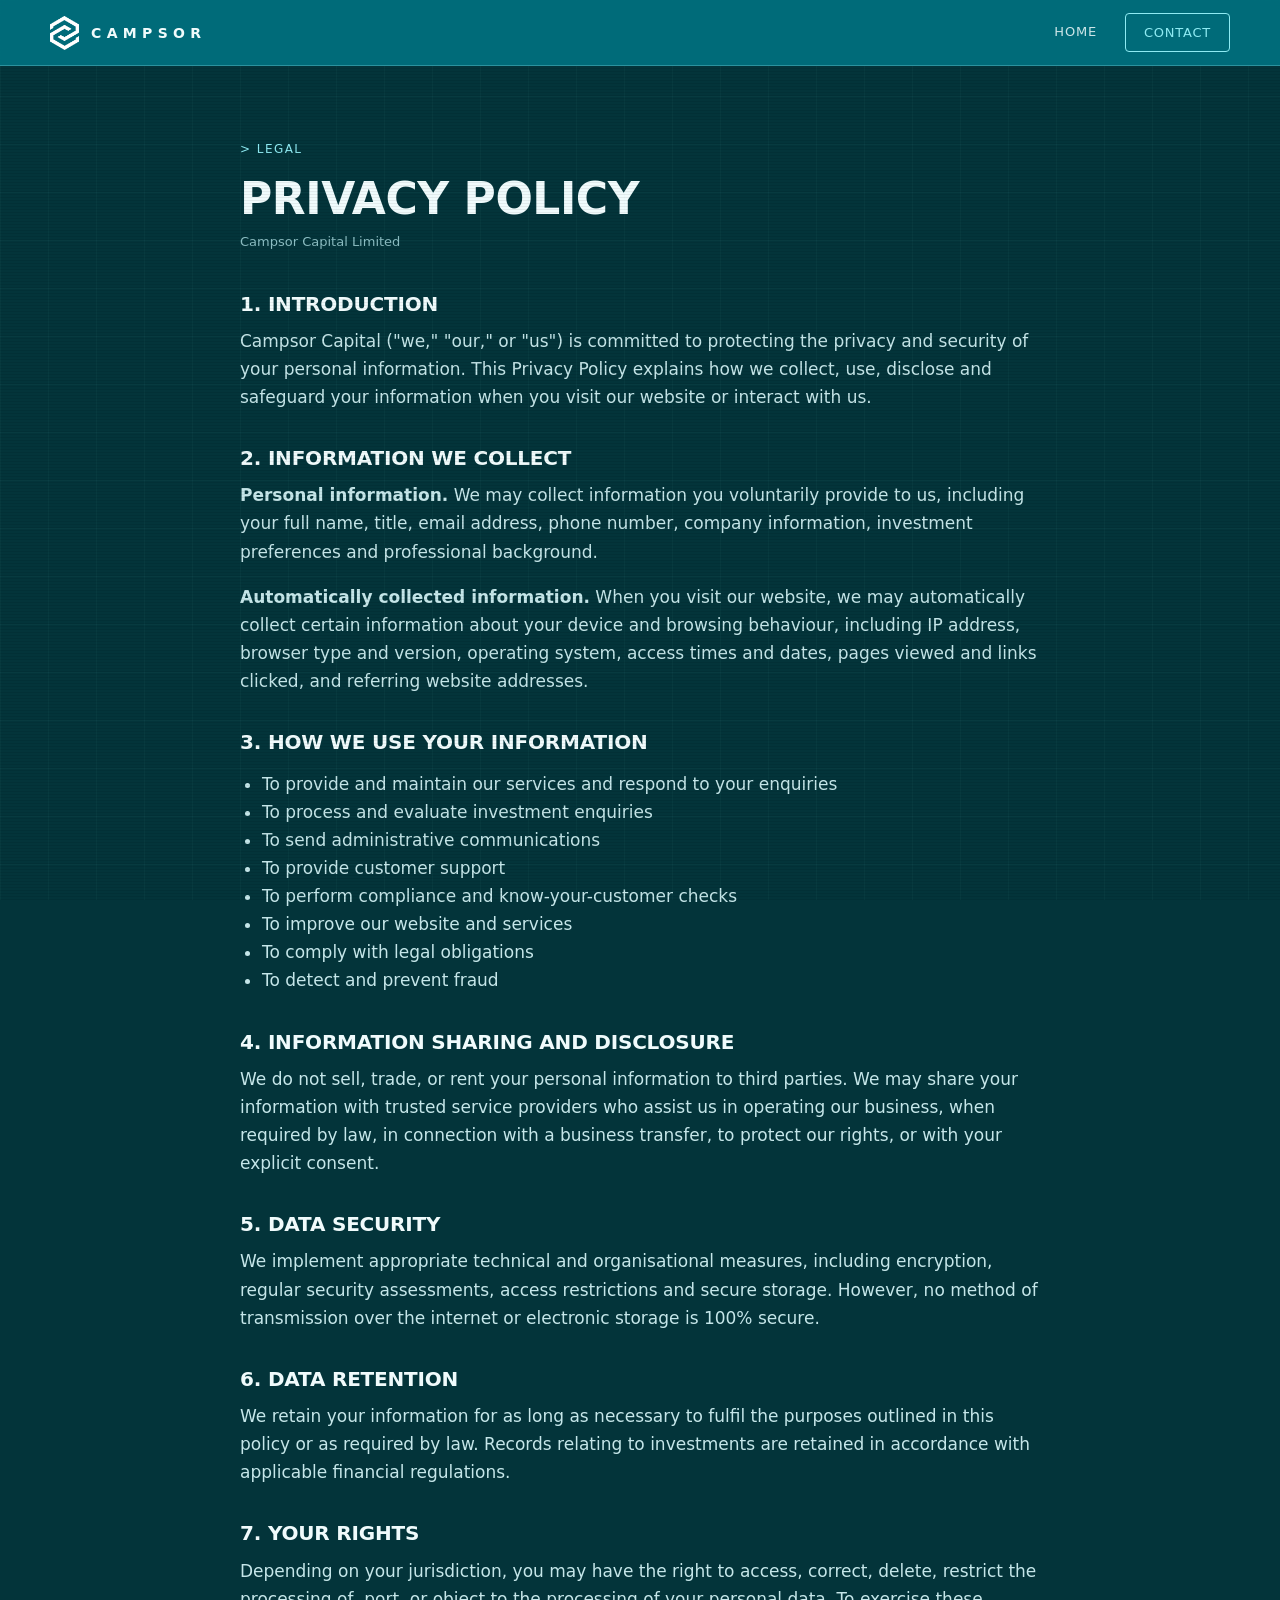
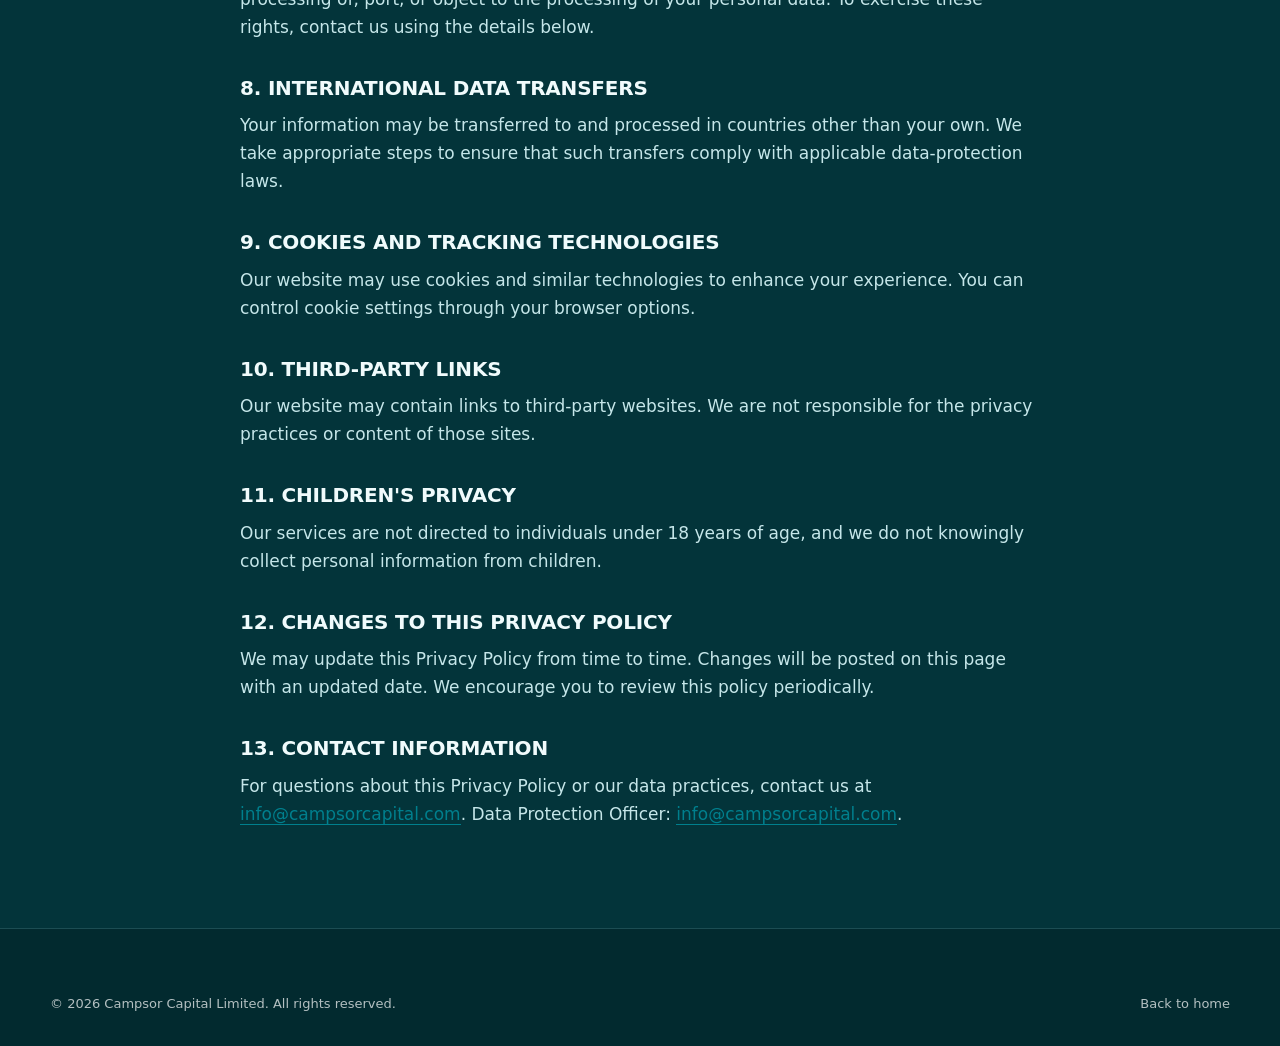
<file: privacy.html>
<!DOCTYPE html>
<html lang="en">
<head>
  <meta charset="utf-8">
  <meta name="viewport" content="width=device-width, initial-scale=1">
  <title>Privacy Policy | Campsor Capital</title>
  <meta name="robots" content="noindex">
  <link rel="icon" type="image/png" href="assets/favicon.png">
  <link rel="preconnect" href="https://fonts.googleapis.com">
  <link rel="preconnect" href="https://fonts.gstatic.com" crossorigin>
  <link href="https://fonts.googleapis.com/css2?family=Inter:wght@300;400;500;600;700&family=IBM+Plex+Mono:wght@400;500&display=swap" rel="stylesheet">
  <link rel="stylesheet" href="css/style.css?v=__BUILD__">
  <link rel="stylesheet" href="css/themes.css?v=__BUILD__">
  <link rel="stylesheet" href="css/themes-2.css?v=__BUILD__">
  <script>(function(){try{var t=localStorage.getItem("campsor-theme")||"tech-teal";document.documentElement.setAttribute("data-theme",t);document.documentElement.setAttribute("data-font",localStorage.getItem("campsor-font")||"roboto");}catch(e){}})();</script>
  <style>
    .legal { padding: 140px 0 100px; }
    .legal .container { max-width: 800px; }
    .legal h1 { font-size: clamp(32px, 4vw, 44px); margin-bottom: 8px; }
    .legal .updated { color: var(--ink-3); font-family: var(--font-mono); font-size: 13px; margin-bottom: 40px; }
    .legal h2 { font-size: 20px; margin: 36px 0 12px; }
    .legal p, .legal li { color: var(--ink-2); }
    .legal ul { padding-left: 22px; }
    .legal a { color: var(--teal-600); border-bottom: 1px solid currentColor; }
  </style>
</head>
<body>

<header class="nav is-scrolled">
  <div class="container nav__inner">
    <a href="index.html" class="brand" aria-label="Campsor Capital home">
      <img src="assets/mark-white.png" alt="" class="brand__mark">
      <span class="brand__word">CAMPSOR</span>
    </a>
    <nav class="nav__links" style="transform:none;position:static;padding:0;background:none;box-shadow:none;flex-direction:row">
      <a href="index.html">Home</a>
      <a href="index.html#contact" class="nav__cta">Contact</a>
    </nav>
  </div>
</header>

<main class="legal section--light">
  <div class="container">
    <p class="eyebrow">Legal</p>
    <h1>Privacy Policy</h1>
    <p class="updated">Campsor Capital Limited</p>

    <h2>1. Introduction</h2>
    <p>Campsor Capital ("we," "our," or "us") is committed to protecting the privacy and security of your personal information. This Privacy Policy explains how we collect, use, disclose and safeguard your information when you visit our website or interact with us.</p>

    <h2>2. Information we collect</h2>
    <p><strong>Personal information.</strong> We may collect information you voluntarily provide to us, including your full name, title, email address, phone number, company information, investment preferences and professional background.</p>
    <p><strong>Automatically collected information.</strong> When you visit our website, we may automatically collect certain information about your device and browsing behaviour, including IP address, browser type and version, operating system, access times and dates, pages viewed and links clicked, and referring website addresses.</p>

    <h2>3. How we use your information</h2>
    <ul>
      <li>To provide and maintain our services and respond to your enquiries</li>
      <li>To process and evaluate investment enquiries</li>
      <li>To send administrative communications</li>
      <li>To provide customer support</li>
      <li>To perform compliance and know-your-customer checks</li>
      <li>To improve our website and services</li>
      <li>To comply with legal obligations</li>
      <li>To detect and prevent fraud</li>
    </ul>

    <h2>4. Information sharing and disclosure</h2>
    <p>We do not sell, trade, or rent your personal information to third parties. We may share your information with trusted service providers who assist us in operating our business, when required by law, in connection with a business transfer, to protect our rights, or with your explicit consent.</p>

    <h2>5. Data security</h2>
    <p>We implement appropriate technical and organisational measures, including encryption, regular security assessments, access restrictions and secure storage. However, no method of transmission over the internet or electronic storage is 100% secure.</p>

    <h2>6. Data retention</h2>
    <p>We retain your information for as long as necessary to fulfil the purposes outlined in this policy or as required by law. Records relating to investments are retained in accordance with applicable financial regulations.</p>

    <h2>7. Your rights</h2>
    <p>Depending on your jurisdiction, you may have the right to access, correct, delete, restrict the processing of, port, or object to the processing of your personal data. To exercise these rights, contact us using the details below.</p>

    <h2>8. International data transfers</h2>
    <p>Your information may be transferred to and processed in countries other than your own. We take appropriate steps to ensure that such transfers comply with applicable data-protection laws.</p>

    <h2>9. Cookies and tracking technologies</h2>
    <p>Our website may use cookies and similar technologies to enhance your experience. You can control cookie settings through your browser options.</p>

    <h2>10. Third-party links</h2>
    <p>Our website may contain links to third-party websites. We are not responsible for the privacy practices or content of those sites.</p>

    <h2>11. Children's privacy</h2>
    <p>Our services are not directed to individuals under 18 years of age, and we do not knowingly collect personal information from children.</p>

    <h2>12. Changes to this privacy policy</h2>
    <p>We may update this Privacy Policy from time to time. Changes will be posted on this page with an updated date. We encourage you to review this policy periodically.</p>

    <h2>13. Contact information</h2>
    <p>For questions about this Privacy Policy or our data practices, contact us at <a href="mailto:info@campsorcapital.com">info@campsorcapital.com</a>. Data Protection Officer: <a href="mailto:info@campsorcapital.com">info@campsorcapital.com</a>.</p>
  </div>
</main>

<footer class="footer">
  <div class="container">
    <div class="footer__bottom" style="border-top:0;padding-top:0">
      <span>© <script>document.write(new Date().getFullYear())</script> Campsor Capital Limited. All rights reserved.</span>
      <a href="index.html">Back to home</a>
    </div>
  </div>
</footer>
</body>
</html>
</file>
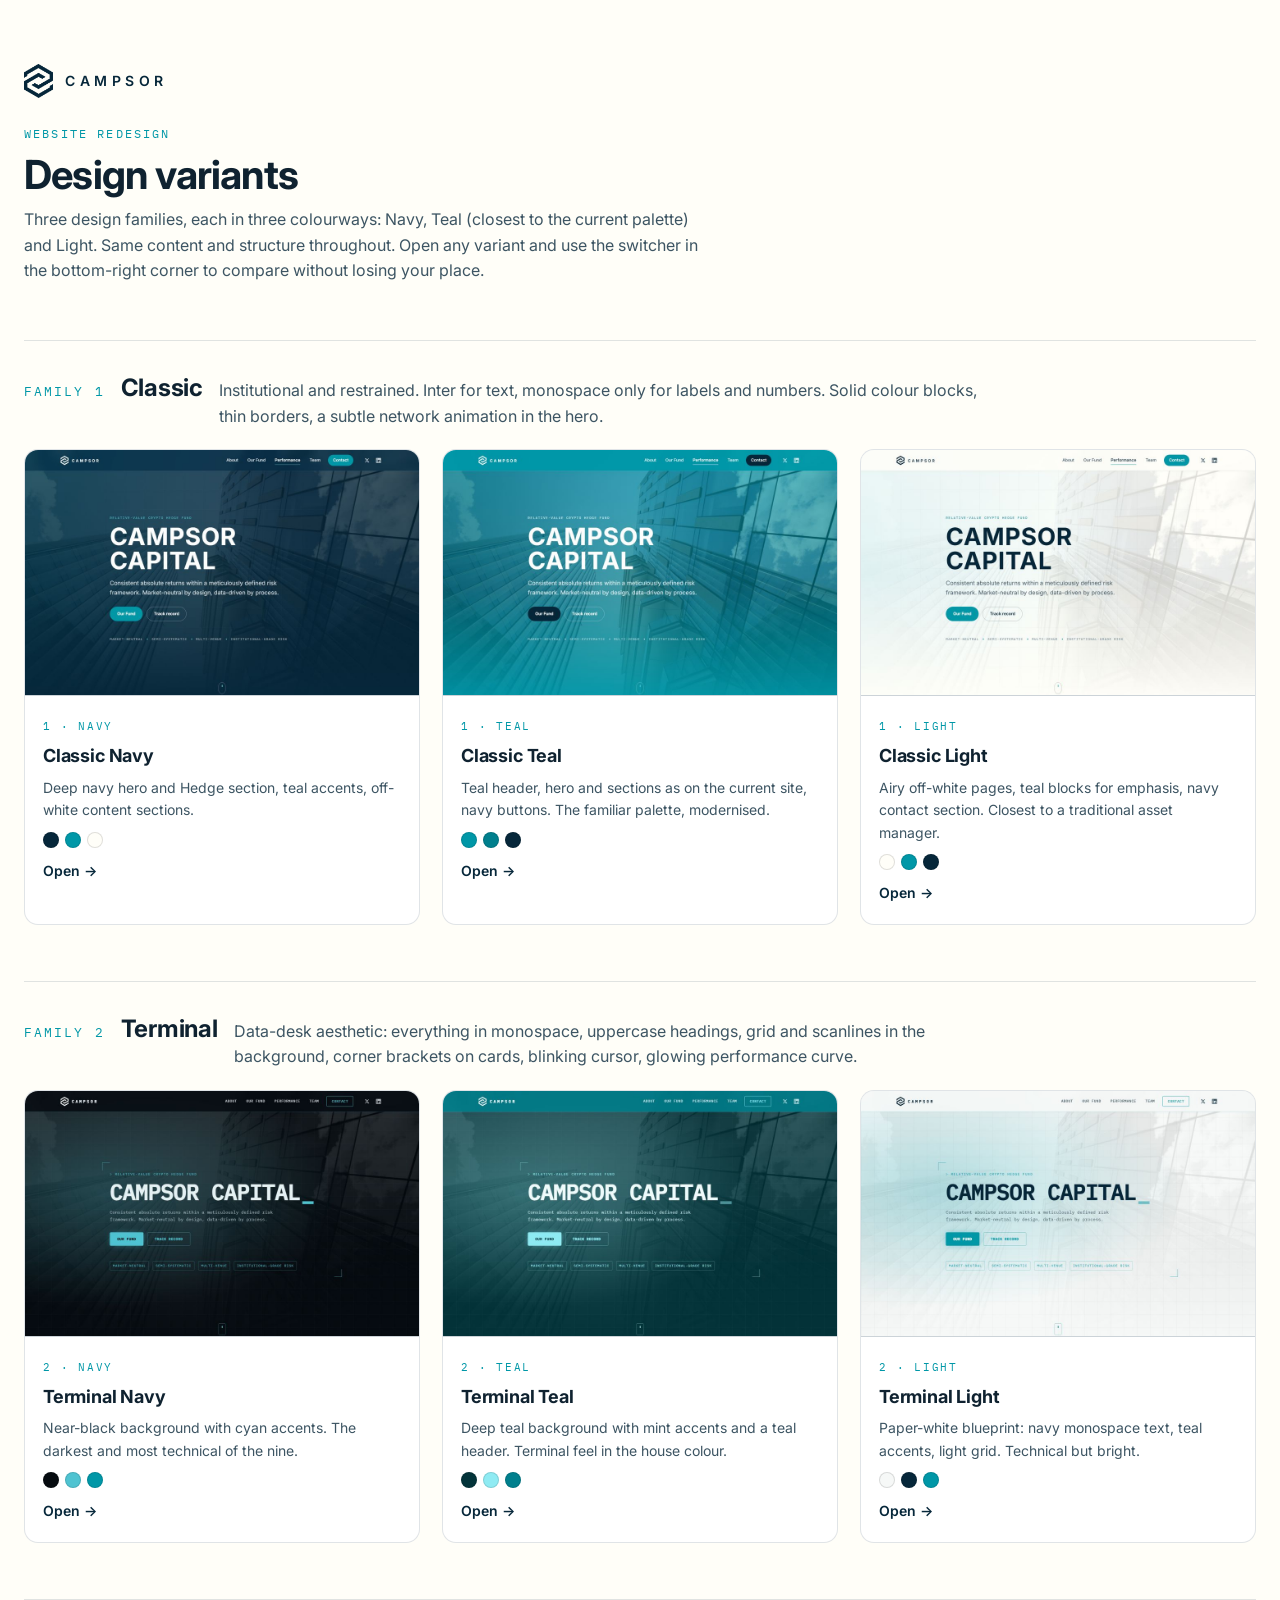
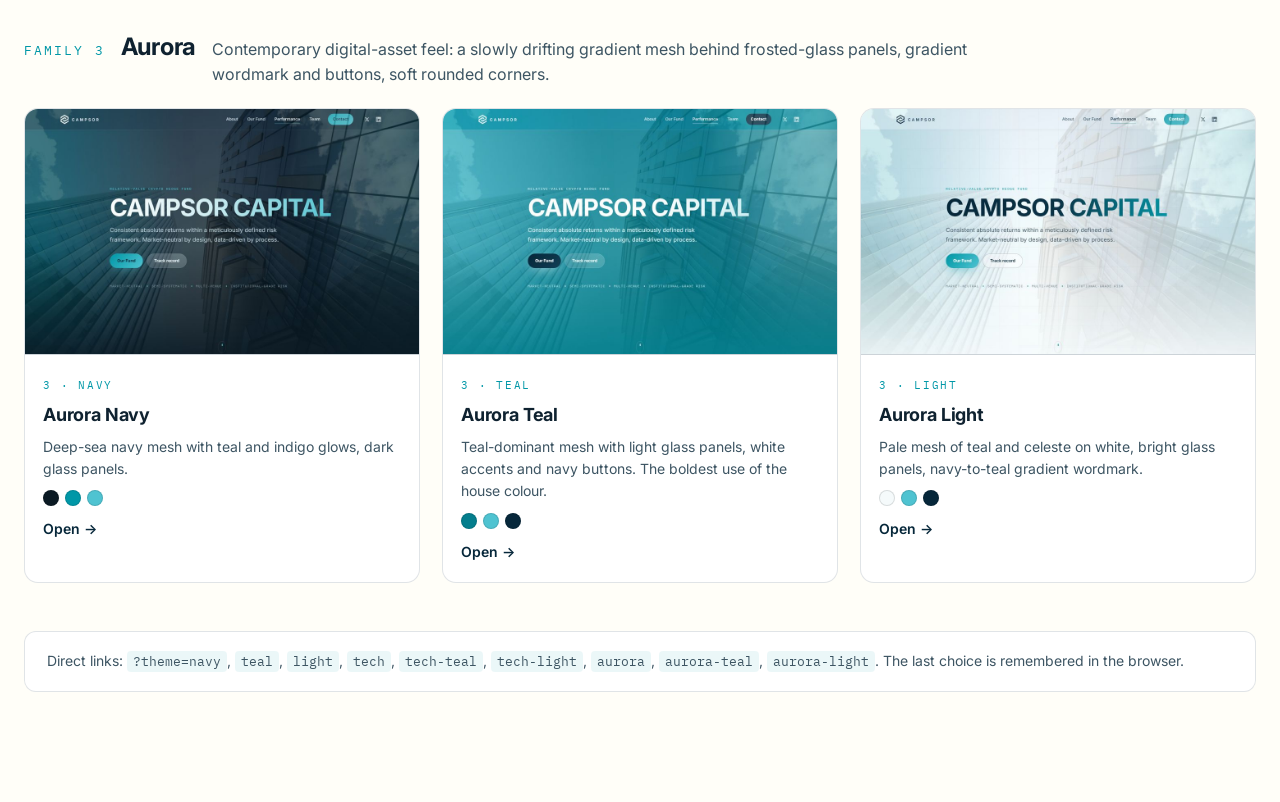
<file: variants.html>
<!DOCTYPE html>
<html lang="en">
<head>
  <meta charset="utf-8">
  <meta name="viewport" content="width=device-width, initial-scale=1">
  <title>Campsor Capital | Design variants</title>
  <meta name="robots" content="noindex">
  <link rel="icon" type="image/png" href="assets/favicon.png">
  <link rel="preconnect" href="https://fonts.googleapis.com">
  <link rel="preconnect" href="https://fonts.gstatic.com" crossorigin>
  <link href="https://fonts.googleapis.com/css2?family=Inter:wght@400;500;600;700&family=IBM+Plex+Mono:wght@400;500&display=swap" rel="stylesheet">
  <style>
    :root { --teal:#0097A7; --teal-300:#4FC3D1; --navy:#06273A; --ink:#0F2230; --ink-2:#3D5563; --ink-3:#6B8290; --paper:#FFFEF8; --line:rgba(6,39,58,.12); }
    * { box-sizing: border-box; }
    body { margin: 0; font-family: Inter, system-ui, sans-serif; background: var(--paper); color: var(--ink); line-height: 1.6; }
    .wrap { width: min(1240px, calc(100% - 48px)); margin: 0 auto; padding: 64px 0 96px; }
    .brand { display: flex; align-items: center; gap: 12px; color: var(--navy); text-decoration: none; }
    .brand img { height: 34px; }
    .brand span { font-weight: 600; letter-spacing: .32em; font-size: 14px; }
    .eyebrow { font-family: "IBM Plex Mono", monospace; font-size: 12px; letter-spacing: .18em; text-transform: uppercase; color: var(--teal); margin: 0 0 10px; }
    h1 { margin: 0; font-size: clamp(28px, 3.4vw, 40px); letter-spacing: -.02em; line-height: 1.1; }
    .intro { margin: 10px 0 0; color: var(--ink-2); max-width: 680px; }
    .family { margin-top: 56px; }
    .family__head { display: flex; align-items: baseline; gap: 16px; flex-wrap: wrap; border-top: 1px solid var(--line); padding-top: 28px; margin-bottom: 20px; }
    .family__num { font-family: "IBM Plex Mono", monospace; font-size: 13px; letter-spacing: .16em; color: var(--teal); }
    .family h2 { margin: 0; font-size: 24px; letter-spacing: -.01em; }
    .family__desc { margin: 0; color: var(--ink-2); flex-basis: 100%; max-width: 760px; }
    .grid { display: grid; grid-template-columns: repeat(3, 1fr); gap: 22px; }
    @media (max-width: 900px) { .grid { grid-template-columns: 1fr; } }
    .card { background: #fff; border: 1px solid var(--line); border-radius: 14px; overflow: hidden; text-decoration: none; color: inherit; display: flex; flex-direction: column; transition: transform .25s, box-shadow .25s; }
    .card:hover { transform: translateY(-4px); box-shadow: 0 24px 60px -30px rgba(6,39,58,.5); }
    .card img { display: block; width: 100%; aspect-ratio: 16 / 10; object-fit: cover; object-position: top; border-bottom: 1px solid var(--line); background: #e8ecee; }
    .card .body { padding: 16px 18px 18px; }
    .card .tag { font-family: "IBM Plex Mono", monospace; font-size: 11px; letter-spacing: .16em; text-transform: uppercase; color: var(--teal); }
    .card h3 { margin: 4px 0 6px; font-size: 18px; letter-spacing: -.01em; }
    .card p { margin: 0; color: var(--ink-2); font-size: 14px; }
    .card .open { margin-top: 12px; display: inline-block; font-weight: 600; font-size: 14px; color: var(--navy); }
    .card .open::after { content: " \2192"; }
    .swatches { display: flex; gap: 6px; margin-top: 10px; }
    .swatches i { width: 16px; height: 16px; border-radius: 50%; border: 1px solid rgba(0,0,0,.12); display: block; }
    .note { margin-top: 48px; padding: 18px 22px; border: 1px solid var(--line); border-radius: 12px; background: #fff; color: var(--ink-2); font-size: 14px; }
    .note code { font-family: "IBM Plex Mono", monospace; font-size: 13px; background: rgba(0,151,167,.08); padding: 2px 6px; border-radius: 4px; }
  </style>
</head>
<body>
<div class="wrap">
  <a href="index.html" class="brand"><img src="assets/mark-navy.png" alt=""><span>CAMPSOR</span></a>
  <p class="eyebrow" style="margin-top:26px">Website redesign</p>
  <h1>Design variants</h1>
  <p class="intro">Three design families, each in three colourways: Navy, Teal (closest to the current palette) and Light. Same content and structure throughout. Open any variant and use the switcher in the bottom-right corner to compare without losing your place.</p>

  <!-- Family 1 -->
  <section class="family">
    <div class="family__head">
      <span class="family__num">FAMILY 1</span><h2>Classic</h2>
      <p class="family__desc">Institutional and restrained. Inter for text, monospace only for labels and numbers. Solid colour blocks, thin borders, a subtle network animation in the hero.</p>
    </div>
    <div class="grid">
      <a class="card" href="index.html?theme=navy">
        <img src="assets/previews/navy.jpg" alt="">
        <div class="body"><span class="tag">1 · Navy</span><h3>Classic Navy</h3><p>Deep navy hero and Hedge section, teal accents, off-white content sections.</p>
        <div class="swatches"><i style="background:#06273A"></i><i style="background:#0097A7"></i><i style="background:#FFFEF8"></i></div><span class="open">Open</span></div>
      </a>
      <a class="card" href="index.html?theme=teal">
        <img src="assets/previews/teal.jpg" alt="">
        <div class="body"><span class="tag">1 · Teal</span><h3>Classic Teal</h3><p>Teal header, hero and sections as on the current site, navy buttons. The familiar palette, modernised.</p>
        <div class="swatches"><i style="background:#0097A7"></i><i style="background:#007F8D"></i><i style="background:#06273A"></i></div><span class="open">Open</span></div>
      </a>
      <a class="card" href="index.html?theme=light">
        <img src="assets/previews/light.jpg" alt="">
        <div class="body"><span class="tag">1 · Light</span><h3>Classic Light</h3><p>Airy off-white pages, teal blocks for emphasis, navy contact section. Closest to a traditional asset manager.</p>
        <div class="swatches"><i style="background:#FFFEF8"></i><i style="background:#0097A7"></i><i style="background:#06273A"></i></div><span class="open">Open</span></div>
      </a>
    </div>
  </section>

  <!-- Family 2 -->
  <section class="family">
    <div class="family__head">
      <span class="family__num">FAMILY 2</span><h2>Terminal</h2>
      <p class="family__desc">Data-desk aesthetic: everything in monospace, uppercase headings, grid and scanlines in the background, corner brackets on cards, blinking cursor, glowing performance curve.</p>
    </div>
    <div class="grid">
      <a class="card" href="index.html?theme=tech">
        <img src="assets/previews/tech.jpg" alt="">
        <div class="body"><span class="tag">2 · Navy</span><h3>Terminal Navy</h3><p>Near-black background with cyan accents. The darkest and most technical of the nine.</p>
        <div class="swatches"><i style="background:#060B10"></i><i style="background:#4FC3D1"></i><i style="background:#0097A7"></i></div><span class="open">Open</span></div>
      </a>
      <a class="card" href="index.html?theme=tech-teal">
        <img src="assets/previews/tech-teal.jpg" alt="">
        <div class="body"><span class="tag">2 · Teal</span><h3>Terminal Teal</h3><p>Deep teal background with mint accents and a teal header. Terminal feel in the house colour.</p>
        <div class="swatches"><i style="background:#03343A"></i><i style="background:#8FEBF3"></i><i style="background:#007F8D"></i></div><span class="open">Open</span></div>
      </a>
      <a class="card" href="index.html?theme=tech-light">
        <img src="assets/previews/tech-light.jpg" alt="">
        <div class="body"><span class="tag">2 · Light</span><h3>Terminal Light</h3><p>Paper-white blueprint: navy monospace text, teal accents, light grid. Technical but bright.</p>
        <div class="swatches"><i style="background:#F6F8F7"></i><i style="background:#06273A"></i><i style="background:#0097A7"></i></div><span class="open">Open</span></div>
      </a>
    </div>
  </section>

  <!-- Family 3 -->
  <section class="family">
    <div class="family__head">
      <span class="family__num">FAMILY 3</span><h2>Aurora</h2>
      <p class="family__desc">Contemporary digital-asset feel: a slowly drifting gradient mesh behind frosted-glass panels, gradient wordmark and buttons, soft rounded corners.</p>
    </div>
    <div class="grid">
      <a class="card" href="index.html?theme=aurora">
        <img src="assets/previews/aurora.jpg" alt="">
        <div class="body"><span class="tag">3 · Navy</span><h3>Aurora Navy</h3><p>Deep-sea navy mesh with teal and indigo glows, dark glass panels.</p>
        <div class="swatches"><i style="background:#0B1A24"></i><i style="background:#0097A7"></i><i style="background:#4FC3D1"></i></div><span class="open">Open</span></div>
      </a>
      <a class="card" href="index.html?theme=aurora-teal">
        <img src="assets/previews/aurora-teal.jpg" alt="">
        <div class="body"><span class="tag">3 · Teal</span><h3>Aurora Teal</h3><p>Teal-dominant mesh with light glass panels, white accents and navy buttons. The boldest use of the house colour.</p>
        <div class="swatches"><i style="background:#047E8D"></i><i style="background:#4FC3D1"></i><i style="background:#06273A"></i></div><span class="open">Open</span></div>
      </a>
      <a class="card" href="index.html?theme=aurora-light">
        <img src="assets/previews/aurora-light.jpg" alt="">
        <div class="body"><span class="tag">3 · Light</span><h3>Aurora Light</h3><p>Pale mesh of teal and celeste on white, bright glass panels, navy-to-teal gradient wordmark.</p>
        <div class="swatches"><i style="background:#F5FAFB"></i><i style="background:#4FC3D1"></i><i style="background:#06273A"></i></div><span class="open">Open</span></div>
      </a>
    </div>
  </section>

  <p class="note">Direct links: <code>?theme=navy</code>, <code>teal</code>, <code>light</code>, <code>tech</code>, <code>tech-teal</code>, <code>tech-light</code>, <code>aurora</code>, <code>aurora-teal</code>, <code>aurora-light</code>. The last choice is remembered in the browser.</p>
</div>
</body>
</html>
</file>
<file: css/style.css>
/* ==========================================================================
   Campsor Capital — design tokens
   ========================================================================== */
:root {
  --teal: #0097A7;
  --teal-600: #007F8D;
  --teal-300: #4FC3D1;
  --teal-100: #CFEDF1;
  --navy: #06273A;
  --navy-800: #0B3448;
  --navy-700: #123F55;
  --ink: #0F2230;
  --ink-2: #3D5563;
  --ink-3: #6B8290;
  --paper: #FFFEF8;
  --paper-2: #F4F6F5;
  --line: rgba(6, 39, 58, 0.12);
  --line-on-dark: rgba(255, 255, 255, 0.14);
  --white: #FFFFFF;

  --font-sans: "Inter", "Roboto", system-ui, -apple-system, "Segoe UI", sans-serif;
  --font-mono: "IBM Plex Mono", "SFMono-Regular", Menlo, Consolas, monospace;

  --container: 1180px;
  --radius: 12px;
  --shadow: 0 20px 50px -30px rgba(6, 39, 58, 0.45);
  --ease: cubic-bezier(.2, .7, .2, 1);
}

*, *::before, *::after { box-sizing: border-box; }
html { scroll-behavior: smooth; -webkit-text-size-adjust: 100%; }
body {
  margin: 0;
  font-family: var(--font-sans);
  font-size: 17px;
  line-height: 1.65;
  color: var(--ink);
  background: var(--paper);
  -webkit-font-smoothing: antialiased;
}
img { max-width: 100%; display: block; }
a { color: inherit; text-decoration: none; }
h1, h2, h3 { margin: 0; line-height: 1.12; letter-spacing: -0.02em; font-weight: 600; }
h2 { font-size: clamp(30px, 3.6vw, 44px); }
h3 { font-size: 21px; }
p { margin: 0 0 1em; }
p:last-child { margin-bottom: 0; }
sup { font-size: .5em; vertical-align: super; }

.container { width: min(var(--container), calc(100% - 48px)); margin: 0 auto; }

.eyebrow {
  font-family: var(--font-mono);
  font-size: 12px;
  letter-spacing: .18em;
  text-transform: uppercase;
  color: var(--teal);
  margin: 0 0 14px;
}
.eyebrow--center { text-align: center; }
.section--teal .eyebrow, .section--navy .eyebrow { color: var(--teal-300); }
.section--teal .eyebrow { color: rgba(255,255,255,.75); }
.lead { font-size: 19px; line-height: 1.6; }

/* ==========================================================================
   Nav
   ========================================================================== */
.nav {
  position: fixed; inset: 0 0 auto 0; z-index: 50;
  height: 76px;
  background: rgba(6, 39, 58, 0.55);
  backdrop-filter: blur(14px) saturate(140%);
  -webkit-backdrop-filter: blur(14px) saturate(140%);
  border-bottom: 1px solid rgba(255,255,255,.08);
  transition: background .3s var(--ease), height .3s var(--ease);
}
.nav.is-scrolled { background: rgba(6, 39, 58, 0.92); height: 66px; }
.nav__inner { display: flex; align-items: center; height: 100%; gap: 32px; }
.brand { display: flex; align-items: center; gap: 12px; color: var(--white); }
.brand__mark { height: 34px; width: auto; }
.brand__word { font-weight: 600; letter-spacing: .32em; font-size: 14px; padding-top: 2px; }
.nav__links { display: flex; gap: 6px; margin-left: auto; }
.nav__links a {
  color: rgba(255,255,255,.82); font-weight: 500; font-size: 15px;
  padding: 8px 14px; border-radius: 8px; position: relative;
  transition: color .2s;
}
.nav__links a::after {
  content: ""; position: absolute; left: 14px; right: 14px; bottom: 4px; height: 1px;
  background: var(--teal-300); transform: scaleX(0); transform-origin: left;
  transition: transform .3s var(--ease);
}
.nav__links a:hover, .nav__links a.is-active { color: var(--white); }
.nav__links a:hover::after, .nav__links a.is-active::after { transform: scaleX(1); }
.nav__links a.nav__cta {
  margin-left: 8px; color: var(--white); background: var(--teal);
  border-radius: 999px; padding: 8px 18px;
}
.nav__links a.nav__cta::after { display: none; }
.nav__links a.nav__cta:hover { background: var(--teal-600); }
.nav__social { display: flex; gap: 6px; }
.nav__social a, .footer__social a {
  width: 36px; height: 36px; display: grid; place-items: center; border-radius: 50%;
  color: rgba(255,255,255,.8); transition: background .2s, color .2s;
}
.nav__social a:hover, .footer__social a:hover { background: rgba(255,255,255,.12); color: var(--white); }
.nav__burger { display: none; background: none; border: 0; width: 40px; height: 40px; padding: 8px; cursor: pointer; margin-left: auto; }
.nav__burger span { display: block; height: 2px; background: #fff; margin: 5px 0; transition: transform .3s, opacity .3s; }

/* ==========================================================================
   Hero
   ========================================================================== */
.hero {
  position: relative; min-height: min(100vh, 920px); min-height: min(100svh, 920px);
  display: flex; align-items: center; color: var(--white); overflow: hidden;
  background: var(--navy);
}
.hero__bg { position: absolute; inset: 0; }
.hero__photo { width: 100%; height: 100%; object-fit: cover; opacity: .55; filter: saturate(.6) contrast(1.05); transform: scale(1.04); }
.hero__tint {
  position: absolute; inset: 0;
  background:
    linear-gradient(180deg, rgba(6,39,58,.55) 0%, rgba(6,39,58,.75) 60%, rgba(6,39,58,1) 100%),
    linear-gradient(90deg, rgba(0,151,167,.35), rgba(6,39,58,.1) 60%);
}
.hero__grid {
  position: absolute; inset: 0; opacity: .35;
  background-image:
    linear-gradient(rgba(255,255,255,.07) 1px, transparent 1px),
    linear-gradient(90deg, rgba(255,255,255,.07) 1px, transparent 1px);
  background-size: 72px 72px;
  mask-image: radial-gradient(ellipse at 50% 40%, #000 30%, transparent 75%);
  -webkit-mask-image: radial-gradient(ellipse at 50% 40%, #000 30%, transparent 75%);
}
.hero__canvas { position: absolute; inset: 0; width: 100%; height: 100%; opacity: .9; }
.hero__content { position: relative; padding: 140px 0 120px; max-width: 820px; }
.hero .eyebrow { color: var(--teal-300); }
.hero h1 {
  font-size: clamp(44px, 7.2vw, 88px); font-weight: 700; letter-spacing: .02em;
  line-height: 1; margin-bottom: 22px;
}
.hero__lead { font-size: clamp(17px, 1.6vw, 21px); color: rgba(255,255,255,.82); max-width: 620px; margin-bottom: 34px; }
.hero__actions { display: flex; gap: 14px; flex-wrap: wrap; margin-bottom: 56px; }
.hero__ticks {
  display: flex; align-items: center; gap: 14px; flex-wrap: wrap;
  font-family: var(--font-mono); font-size: 12px; letter-spacing: .12em; text-transform: uppercase;
  color: rgba(255,255,255,.6);
}
.hero__ticks i { width: 4px; height: 4px; border-radius: 50%; background: var(--teal-300); }
.hero__scroll {
  position: absolute; left: 50%; bottom: 28px; transform: translateX(-50%);
  width: 26px; height: 42px; border: 1.5px solid rgba(255,255,255,.4); border-radius: 14px;
}
.hero__scroll span {
  position: absolute; left: 50%; top: 8px; width: 3px; height: 8px; margin-left: -1.5px;
  border-radius: 2px; background: var(--teal-300); animation: scrollDot 1.8s infinite var(--ease);
}
@keyframes scrollDot { 0% { transform: translateY(0); opacity: 1 } 70% { transform: translateY(16px); opacity: 0 } 100% { opacity: 0 } }

/* Buttons */
.btn {
  display: inline-flex; align-items: center; justify-content: center; gap: 8px;
  padding: 13px 26px; border-radius: 999px; font-weight: 600; font-size: 15px;
  border: 1.5px solid transparent; cursor: pointer; transition: transform .2s var(--ease), background .2s, border-color .2s, color .2s;
  font-family: inherit;
}
.btn:hover { transform: translateY(-1px); }
.btn--primary { background: var(--teal); color: #fff; }
.btn--primary:hover { background: var(--teal-600); }
.btn--ghost { border-color: rgba(255,255,255,.45); color: #fff; }
.btn--ghost:hover { border-color: #fff; background: rgba(255,255,255,.08); }
.btn--light { background: var(--paper); color: var(--navy); }
.btn--light:hover { background: #fff; }

/* ==========================================================================
   Sections
   ========================================================================== */
.section { padding: 110px 0; position: relative; }
.section--tight { padding: 64px 0; }
.section--light { background: var(--paper); color: var(--ink); }
.section--teal { background: var(--teal); color: #fff; }
.section--navy { background: var(--navy); color: #fff; }
.section--navy::before {
  content: ""; position: absolute; inset: 0; pointer-events: none; opacity: .5;
  background-image:
    linear-gradient(rgba(255,255,255,.05) 1px, transparent 1px),
    linear-gradient(90deg, rgba(255,255,255,.05) 1px, transparent 1px);
  background-size: 72px 72px;
  mask-image: radial-gradient(ellipse at 80% 20%, #000 20%, transparent 70%);
  -webkit-mask-image: radial-gradient(ellipse at 80% 20%, #000 20%, transparent 70%);
}
.section__head { max-width: 760px; margin-bottom: 56px; }
.section__lead { margin-top: 22px; color: var(--ink-2); }
.section--teal .section__lead, .section--navy .section__lead { color: rgba(255,255,255,.8); }

/* About */
.about { display: grid; grid-template-columns: 1.4fr 1fr; gap: 64px; align-items: start; }
.about__text p { color: var(--ink-2); }
.about__text .lead { color: var(--ink); }
.facts {
  list-style: none; margin: 0; padding: 0;
  border: 1px solid var(--line); border-radius: var(--radius); background: #fff; box-shadow: var(--shadow);
  overflow: hidden;
}
.facts li {
  display: flex; justify-content: space-between; gap: 16px; padding: 16px 22px;
  border-top: 1px solid var(--line); font-size: 15px;
}
.facts li:first-child { border-top: 0; }
.facts__k { font-family: var(--font-mono); font-size: 12px; letter-spacing: .12em; text-transform: uppercase; color: var(--teal); padding-top: 3px; white-space: nowrap; }
.facts__v { text-align: right; font-weight: 500; color: var(--ink); }

/* Fund pillars */
.pillars { display: grid; grid-template-columns: 1fr 1fr; gap: 28px; }
.pillar {
  background: rgba(255,255,255,.08); border: 1px solid rgba(255,255,255,.18);
  border-radius: var(--radius); padding: 36px 34px;
  backdrop-filter: blur(6px);
  transition: transform .3s var(--ease), background .3s;
}
.pillar:hover { transform: translateY(-4px); background: rgba(255,255,255,.12); }
.pillar__num { font-family: var(--font-mono); color: rgba(255,255,255,.6); font-size: 13px; letter-spacing: .2em; margin-bottom: 18px; }
.pillar h3 { margin-bottom: 14px; color: #fff; }
.pillar p { color: rgba(255,255,255,.88); }

/* Hedge cards */
.cards { display: grid; grid-template-columns: repeat(3, 1fr); gap: 24px; }
.card {
  position: relative; padding: 36px 30px; border-radius: var(--radius);
  background: linear-gradient(180deg, rgba(255,255,255,.06), rgba(255,255,255,.02));
  border: 1px solid var(--line-on-dark);
  transition: transform .3s var(--ease), border-color .3s;
}
.card::before {
  content: ""; position: absolute; left: 30px; right: 30px; top: 0; height: 2px;
  background: linear-gradient(90deg, var(--teal), transparent); opacity: .9;
}
.card:hover { transform: translateY(-4px); border-color: rgba(79,195,209,.5); }
.card__icon {
  width: 64px; height: 64px; border-radius: 14px; display: grid; place-items: center;
  color: var(--teal-300); background: rgba(0,151,167,.14); border: 1px solid rgba(79,195,209,.3);
  margin-bottom: 22px;
}
.card h3 { margin-bottom: 12px; color: #fff; }
.card p { color: rgba(255,255,255,.75); font-size: 16px; }

/* Performance */
.perf { background: #fff; border: 1px solid var(--line); border-radius: 16px; box-shadow: var(--shadow); overflow: hidden; }
.perf__chart-wrap { padding: 28px 28px 8px; }
.perf__chart-head { display: flex; justify-content: space-between; align-items: baseline; gap: 16px; flex-wrap: wrap; margin-bottom: 10px; }
.perf__chart-title { font-weight: 600; color: var(--ink); }
.perf__chart-sub { font-size: 13px; color: var(--ink-3); font-family: var(--font-mono); letter-spacing: .02em; }
.chart { position: relative; height: 300px; width: 100%; }
.chart svg { width: 100%; height: 100%; display: block; overflow: visible; }
.chart .grid line { stroke: var(--line); stroke-width: 1; }
.chart .axis text { fill: var(--ink-3); font-family: var(--font-mono); font-size: 11px; }
.chart .series { fill: none; stroke: var(--teal); stroke-width: 2; stroke-linejoin: round; stroke-linecap: round; }
.chart .area { fill: url(#perfGrad); }
.chart .crosshair { stroke: var(--navy); stroke-width: 1; stroke-dasharray: 3 3; opacity: 0; }
.chart .dot { fill: var(--teal); stroke: #fff; stroke-width: 2; r: 5; opacity: 0; }
.chart .endlabel { font-family: var(--font-mono); font-size: 12px; font-weight: 500; fill: var(--ink); }
.chart .enddot { fill: var(--teal); stroke: #fff; stroke-width: 2; }
.chart .yeartick { fill: var(--ink-3); font-family: var(--font-mono); font-size: 11px; }
.chart__tip {
  position: absolute; pointer-events: none; opacity: 0; transform: translate(-50%, -100%);
  background: var(--navy); color: #fff; padding: 8px 12px; border-radius: 8px;
  font-size: 13px; line-height: 1.4; white-space: nowrap; box-shadow: 0 10px 30px -10px rgba(6,39,58,.6);
  transition: opacity .12s;
}
.chart__tip b { font-family: var(--font-mono); font-weight: 500; }
.chart__tip small { color: rgba(255,255,255,.65); display: block; font-size: 11px; }

.table-wrap { overflow-x: auto; border-top: 1px solid var(--line); -webkit-overflow-scrolling: touch; }
.perf-table { width: 100%; border-collapse: collapse; font-family: var(--font-mono); font-size: 13.5px; min-width: 860px; }
.perf-table th, .perf-table td { padding: 12px 10px; text-align: right; white-space: nowrap; }
.perf-table thead th {
  background: var(--navy); color: rgba(255,255,255,.85); font-weight: 500; font-size: 11px; letter-spacing: .12em; text-transform: uppercase;
  position: sticky; top: 0;
}
.perf-table tbody th { text-align: left; font-weight: 600; color: var(--navy); background: var(--paper-2); }
.perf-table tbody tr { border-top: 1px solid var(--line); }
.perf-table tbody tr:hover td { background: rgba(0,151,167,.06); }
.perf-table td.neg { color: #B4432A; }
.perf-table td.pos-strong { color: var(--teal-600); font-weight: 500; }
.perf-table .perf-table__annual { font-weight: 600; color: var(--navy); background: rgba(0,151,167,.08); border-left: 1px solid var(--line); }
.perf-table thead .perf-table__annual { color: #fff; background: var(--teal-600); }
.footnote { padding: 22px 28px 28px; font-size: 12.5px; line-height: 1.6; color: var(--ink-3); border-top: 1px solid var(--line); background: var(--paper-2); }

/* Partners */
.partners { display: grid; grid-template-columns: repeat(4, 1fr); gap: 28px; align-items: center; margin-top: 28px; }
.partner {
  display: grid; place-items: center; height: 96px; padding: 18px 26px; border-radius: 10px;
  background: rgba(255,255,255,.06); border: 1px solid rgba(255,255,255,.14);
  transition: background .2s, transform .2s var(--ease);
}
.partner:hover { background: rgba(255,255,255,.12); transform: translateY(-2px); }
.partner img { max-height: 52px; width: auto; object-fit: contain; }
.partner--text { color: #fff; font-weight: 700; font-size: 26px; letter-spacing: -.01em; font-family: "Inter", Arial, sans-serif; }

/* Team */
.team { display: grid; grid-template-columns: repeat(2, 1fr); gap: 24px; }
.member {
  background: #fff; border: 1px solid var(--line); border-radius: var(--radius); padding: 30px 30px 28px;
  transition: transform .3s var(--ease), box-shadow .3s;
}
.member:hover { transform: translateY(-3px); box-shadow: var(--shadow); }
.member__head { display: flex; align-items: center; gap: 16px; margin-bottom: 16px; }
.member__avatar {
  flex: 0 0 56px; width: 56px; height: 56px; border-radius: 14px; display: grid; place-items: center;
  background: linear-gradient(135deg, var(--navy), var(--teal)); color: #fff;
  font-family: var(--font-mono); font-weight: 500; letter-spacing: .05em;
}
.member h3 { font-size: 19px; }
.member h3 a { border-bottom: 1px solid transparent; transition: border-color .2s, color .2s; }
.member h3 a:hover { color: var(--teal-600); border-color: var(--teal-600); }
.member__role { margin: 4px 0 0; font-size: 13px; color: var(--teal-600); font-family: var(--font-mono); letter-spacing: .04em; }
.member > p { color: var(--ink-2); font-size: 15.5px; }

/* Contact */
.contact { display: grid; grid-template-columns: 1fr 1.25fr; gap: 64px; align-items: start; }
.contact__text h2 { margin-bottom: 20px; }
.contact__text p { color: rgba(255,255,255,.88); }
.contact__mail { margin-top: 28px; font-size: 15px; }
.contact__mail a { border-bottom: 1px solid rgba(255,255,255,.5); font-weight: 500; }
.contact__mail a:hover { border-color: #fff; }
.form { background: rgba(6,39,58,.18); border: 1px solid rgba(255,255,255,.22); border-radius: 16px; padding: 30px; }
.form__row { display: grid; grid-template-columns: 1fr 1fr; gap: 16px; }
.field { display: block; margin-bottom: 16px; }
.field span { display: block; font-size: 12px; letter-spacing: .1em; text-transform: uppercase; font-family: var(--font-mono); color: rgba(255,255,255,.75); margin-bottom: 7px; }
.field input, .field textarea {
  width: 100%; padding: 12px 14px; border-radius: 8px; font: inherit; font-size: 15px; color: var(--ink);
  background: var(--paper); border: 1.5px solid transparent; outline: none; transition: border-color .2s, box-shadow .2s;
}
.field input:focus, .field textarea:focus { border-color: var(--navy); box-shadow: 0 0 0 3px rgba(6,39,58,.25); }
.field textarea { resize: vertical; min-height: 120px; }
.hp { position: absolute; left: -9999px; width: 1px; height: 1px; opacity: 0; }
.check { display: flex; gap: 10px; align-items: flex-start; font-size: 14px; color: rgba(255,255,255,.85); margin: 4px 0 22px; }
.check input { margin-top: 4px; accent-color: var(--navy); }
.form .btn { width: 100%; }
.form__status { margin: 14px 0 0; font-size: 14px; min-height: 1.4em; color: #fff; }
.form__status.is-error { color: #FFD9CF; }

/* Footer */
.footer { background: var(--navy); color: rgba(255,255,255,.75); padding: 64px 0 32px; }
.footer__top { display: flex; align-items: center; gap: 32px; flex-wrap: wrap; padding-bottom: 32px; border-bottom: 1px solid var(--line-on-dark); }
.brand--footer .brand__mark { height: 30px; }
.footer__links { display: flex; gap: 22px; flex-wrap: wrap; margin-left: auto; font-size: 14px; }
.footer__links a:hover, .footer__bottom a:hover { color: #fff; }
.footer__social { display: flex; gap: 4px; }
.footer__legal { padding: 28px 0; font-size: 13px; line-height: 1.65; max-width: 980px; color: rgba(255,255,255,.6); }
.footer__legal p { margin-bottom: 10px; }
.footer__bottom { display: flex; justify-content: space-between; gap: 16px; flex-wrap: wrap; padding-top: 20px; border-top: 1px solid var(--line-on-dark); font-size: 13px; }

/* Back to top */
.to-top {
  position: fixed; left: 18px; bottom: 18px; z-index: 45;
  width: 44px; height: 44px; border-radius: 50%; display: grid; place-items: center;
  background: var(--teal); color: #fff; box-shadow: 0 12px 30px -12px rgba(6,39,58,.6);
  opacity: 0; transform: translateY(12px); pointer-events: none;
  transition: opacity .3s var(--ease), transform .3s var(--ease), background .2s;
}
.to-top.is-visible { opacity: 1; transform: none; pointer-events: auto; }
.to-top:hover { background: var(--teal-600); }
@media (max-width: 560px) { .to-top { left: 12px; bottom: 12px; width: 40px; height: 40px; } }

/* Reveal on scroll */
.reveal { opacity: 0; transform: translateY(18px); transition: opacity .7s var(--ease), transform .7s var(--ease); }
.reveal.is-visible { opacity: 1; transform: none; }
@media (prefers-reduced-motion: reduce) {
  .reveal { opacity: 1; transform: none; transition: none; }
  html { scroll-behavior: auto; }
  .hero__scroll span { animation: none; }
}

/* ==========================================================================
   Responsive
   ========================================================================== */
@media (max-width: 1024px) {
  .cards { grid-template-columns: 1fr; }
  .partners { grid-template-columns: repeat(2, 1fr); }
}
@media (max-width: 880px) {
  /* backdrop-filter would make .nav the containing block of the fixed drawer: disable it on mobile */
  .nav { backdrop-filter: none; -webkit-backdrop-filter: none; background: rgba(6, 39, 58, 0.94); }
  body.menu-open { overflow: hidden; }
  .nav__links {
    position: fixed; top: 0; right: 0; bottom: 0; width: min(320px, 85vw); z-index: 55; overflow-y: auto;
    flex-direction: column; gap: 4px; padding: 96px 22px 32px;
    background: var(--navy); transform: translateX(100%); transition: transform .35s var(--ease);
    box-shadow: -20px 0 60px rgba(0,0,0,.35);
  }
  .nav__links.is-open { transform: none; }
  .nav__links a { font-size: 18px; padding: 12px 14px; }
  .nav__links a.nav__cta { margin: 12px 0 0; text-align: center; }
  .nav__social { display: none; }
  .nav__burger { display: block; position: relative; z-index: 60; }
  .nav__burger.is-open span:nth-child(1) { transform: translateY(7px) rotate(45deg); }
  .nav__burger.is-open span:nth-child(2) { opacity: 0; }
  .nav__burger.is-open span:nth-child(3) { transform: translateY(-7px) rotate(-45deg); }
  .brand__word { display: none; }

  .section { padding: 80px 0; }
  .about, .pillars, .team, .contact { grid-template-columns: 1fr; gap: 32px; }
  .hero__content { padding: 130px 0 110px; }
}
@media (max-width: 560px) {
  body { font-size: 16px; }
  .container { width: calc(100% - 36px); }
  .form__row { grid-template-columns: 1fr; gap: 0; }
  .form { padding: 22px; }
  .partners { grid-template-columns: 1fr 1fr; gap: 14px; }
  .partner { height: 80px; padding: 14px; }
  .partner--text { font-size: 20px; }
  .facts li { flex-direction: column; gap: 4px; }
  .facts__v { text-align: left; }
  .chart { height: 220px; }
  .perf__chart-wrap { padding: 20px 16px 4px; }
  .footnote { padding: 18px 16px 22px; }
  .hero__actions .btn { flex: 1 1 100%; }
}

.perf-table .ytd { display: inline-block; margin-left: 6px; font-size: 9px; letter-spacing: .1em; color: var(--teal-600); vertical-align: middle; }
</file>
<file: css/themes.css>
/* ==========================================================================
   Team avatar with optional photo (falls back to initials)
   ========================================================================== */
.member__avatar { position: relative; overflow: hidden; }
.member__avatar img { position: absolute; inset: 0; width: 100%; height: 100%; object-fit: cover; z-index: 1; }

/* ==========================================================================
   THEME VARIANTS - selected via <html data-theme="navy|teal|light">
   Default (no attribute / "navy") = Navy Tech, defined in style.css.
   ========================================================================== */

/* ---------- Theme B: Teal Heritage - closest to the original site ---------- */
[data-theme="teal"] .nav { background: rgba(0,151,167,.92); border-bottom-color: rgba(255,255,255,.14); }
[data-theme="teal"] .nav.is-scrolled { background: rgba(0,151,167,.97); }
[data-theme="teal"] .nav__links a.nav__cta { background: var(--navy); }
[data-theme="teal"] .nav__links a.nav__cta:hover { background: var(--navy-700); }
[data-theme="teal"] .nav__links a::after { background: #fff; }
@media (max-width: 880px) { [data-theme="teal"] .nav__links { background: var(--teal-600); } }

[data-theme="teal"] .hero { background: var(--teal); }
[data-theme="teal"] .hero__photo { opacity: .75; filter: saturate(.85) contrast(1.05); }
[data-theme="teal"] .hero__tint {
  background:
    linear-gradient(180deg, rgba(0,151,167,.55) 0%, rgba(0,120,135,.55) 55%, rgba(0,151,167,.96) 100%),
    linear-gradient(90deg, rgba(6,39,58,.45), rgba(6,39,58,0) 70%);
}
[data-theme="teal"] .hero__grid { opacity: .25; }
[data-theme="teal"] .hero .eyebrow { color: #CFEDF1; }
[data-theme="teal"] .hero__ticks i { background: #CFEDF1; }
[data-theme="teal"] .btn--primary { background: var(--navy); }
[data-theme="teal"] .btn--primary:hover { background: var(--navy-700); }

[data-theme="teal"] .section--navy { background: var(--teal-600); }
[data-theme="teal"] .section--navy::before { opacity: .35; }
[data-theme="teal"] .card { background: rgba(255,255,255,.08); border-color: rgba(255,255,255,.22); }
[data-theme="teal"] .card::before { background: linear-gradient(90deg, #fff, transparent); }
[data-theme="teal"] .card__icon { color: #fff; background: rgba(255,255,255,.14); border-color: rgba(255,255,255,.3); }
[data-theme="teal"] .card p { color: rgba(255,255,255,.88); }
[data-theme="teal"] .section--navy .eyebrow { color: rgba(255,255,255,.75); }

[data-theme="teal"] .perf-table thead th { background: var(--teal); color: #fff; }
[data-theme="teal"] .perf-table thead .perf-table__annual { background: var(--navy); }
[data-theme="teal"] .member__avatar { background: var(--teal); }
[data-theme="teal"] .footer { background: var(--teal-600); color: rgba(255,255,255,.85); }
[data-theme="teal"] .footer__legal { color: rgba(255,255,255,.75); }
[data-theme="teal"] .chart__tip { background: var(--teal-600); }
[data-theme="teal"] .to-top { background: var(--navy); }
[data-theme="teal"] .to-top:hover { background: var(--navy-700); }

/* ---------- Theme C: Light Institutional - airy, white with teal accents ---------- */
[data-theme="light"] .nav { background: rgba(255,254,248,.86); border-bottom-color: var(--line); }
[data-theme="light"] .nav.is-scrolled { background: rgba(255,254,248,.96); box-shadow: 0 6px 30px -20px rgba(6,39,58,.4); }
[data-theme="light"] .brand { color: var(--navy); }
[data-theme="light"] .nav .brand__mark { content: url("../assets/mark-navy.png"); }
[data-theme="light"] .nav__links a { color: var(--ink-2); }
[data-theme="light"] .nav__links a:hover, [data-theme="light"] .nav__links a.is-active { color: var(--navy); }
[data-theme="light"] .nav__links a::after { background: var(--teal); }
[data-theme="light"] .nav__links a.nav__cta { color: #fff; }
[data-theme="light"] .nav__social a { color: var(--ink-2); }
[data-theme="light"] .nav__social a:hover { background: rgba(6,39,58,.06); color: var(--navy); }
[data-theme="light"] .nav__burger span { background: var(--navy); }
@media (max-width: 880px) {
  [data-theme="light"] .nav { background: rgba(255,254,248,.97); }
  [data-theme="light"] .nav__links { background: var(--paper); }
  [data-theme="light"] .nav__links a { color: var(--navy); }
}

[data-theme="light"] .hero { background: var(--paper); color: var(--navy); }
[data-theme="light"] .hero__photo { opacity: .28; filter: saturate(.5) contrast(1.05) brightness(1.15); }
[data-theme="light"] .hero__tint {
  background:
    linear-gradient(180deg, rgba(255,254,248,.55) 0%, rgba(255,254,248,.35) 50%, rgba(255,254,248,1) 100%),
    linear-gradient(90deg, rgba(207,237,241,.9), rgba(255,254,248,0) 70%);
}
[data-theme="light"] .hero__grid {
  background-image:
    linear-gradient(rgba(6,39,58,.08) 1px, transparent 1px),
    linear-gradient(90deg, rgba(6,39,58,.08) 1px, transparent 1px);
  opacity: .6;
}
[data-theme="light"] .hero__canvas { opacity: .55; }
[data-theme="light"] .hero .eyebrow { color: var(--teal-600); }
[data-theme="light"] .hero h1 { color: var(--navy); }
[data-theme="light"] .hero__lead { color: var(--ink-2); }
[data-theme="light"] .hero__ticks { color: var(--ink-3); }
[data-theme="light"] .hero__ticks i { background: var(--teal); }
[data-theme="light"] .btn--ghost { border-color: rgba(6,39,58,.35); color: var(--navy); }
[data-theme="light"] .btn--ghost:hover { border-color: var(--navy); background: rgba(6,39,58,.05); }
[data-theme="light"] .hero__scroll { border-color: rgba(6,39,58,.3); }

[data-theme="light"] .section--teal { background: var(--paper-2); color: var(--ink); }
[data-theme="light"] .section--teal .eyebrow { color: var(--teal-600); }
[data-theme="light"] .pillar { background: #fff; border-color: var(--line); backdrop-filter: none; box-shadow: var(--shadow); }
[data-theme="light"] .pillar:hover { background: #fff; }
[data-theme="light"] .pillar__num { color: var(--teal-600); }
[data-theme="light"] .pillar h3 { color: var(--navy); }
[data-theme="light"] .pillar p { color: var(--ink-2); }

[data-theme="light"] .section--navy { background: var(--teal); }
[data-theme="light"] .section--navy .eyebrow { color: rgba(255,255,255,.8); }
[data-theme="light"] .card { background: rgba(255,255,255,.1); border-color: rgba(255,255,255,.25); }
[data-theme="light"] .card::before { background: linear-gradient(90deg, #fff, transparent); }
[data-theme="light"] .card__icon { color: #fff; background: rgba(255,255,255,.14); border-color: rgba(255,255,255,.3); }
[data-theme="light"] .card p { color: rgba(255,255,255,.9); }

[data-theme="light"] #partners { background: var(--paper); border-top: 1px solid var(--line); border-bottom: 1px solid var(--line); }
[data-theme="light"] #partners .eyebrow { color: var(--teal-600); }
[data-theme="light"] .partner { background: var(--teal); border-color: var(--teal); }
[data-theme="light"] .partner:hover { background: var(--teal-600); }

[data-theme="light"] #contact { background: var(--navy); color: #fff; }
[data-theme="light"] #contact .eyebrow { color: var(--teal-300); }
[data-theme="light"] .form { background: rgba(255,255,255,.05); border-color: var(--line-on-dark); }
[data-theme="light"] .field input:focus, [data-theme="light"] .field textarea:focus { border-color: var(--teal); box-shadow: 0 0 0 3px rgba(0,151,167,.35); }
[data-theme="light"] .btn--light { background: var(--teal); color: #fff; }
[data-theme="light"] .btn--light:hover { background: var(--teal-300); color: var(--navy); }
[data-theme="light"] .check input { accent-color: var(--teal); }

/* ==========================================================================
   Theme switcher (preview only) - remove once a variant is chosen
   ========================================================================== */
.theme-switch {
  position: fixed; right: 18px; bottom: 18px; z-index: 40;
  display: flex; gap: 4px; padding: 5px; border-radius: 999px;
  background: rgba(6,39,58,.92); border: 1px solid rgba(255,255,255,.15); box-shadow: 0 12px 40px -12px rgba(0,0,0,.5);
  backdrop-filter: blur(10px);
}
.theme-switch button {
  font: 600 12px/1 var(--font-sans); letter-spacing: .02em; color: rgba(255,255,255,.75);
  background: none; border: 0; border-radius: 999px; padding: 9px 14px; cursor: pointer; transition: background .2s, color .2s;
}
.theme-switch button:hover { color: #fff; }
.theme-switch button.is-active { background: var(--teal); color: #fff; }
@media (max-width: 560px) { .theme-switch { right: 12px; bottom: 12px; } .theme-switch button { padding: 8px 11px; font-size: 11px; } }
</file>
<file: css/themes-2.css>
/* ==========================================================================
   FAMILY 2 - TERMINAL  (keys: tech, tech-teal, tech-light)
   Dark/teal/light colourways of the same monospace, data-desk design.
   Everything is driven by the variables in the colourway blocks below.
   ========================================================================== */
[data-theme^="tech"] {
  --radius: 4px;
  --font-sans: "IBM Plex Mono", "SFMono-Regular", Menlo, Consolas, monospace;
  /* colourway defaults = Terminal Navy */
  --paper: #060B10;
  --paper-2: #0A1219;
  --ink: #E6F1F4;
  --ink-2: #A9BEC7;
  --ink-3: #6E8791;
  --acc: #4FC3D1;
  --acc-rgb: 79,195,209;
  --acc-ink: #060B10;            /* text on accent */
  --panel: rgba(10,18,25,.88);
  --panel-2: #0F1C25;
  --line: rgba(var(--acc-rgb),.18);
  --line-on-dark: rgba(var(--acc-rgb),.22);
  --neg: #FF7A59;
  --nav-bg: rgba(6,11,16,.85);
  --nav-bg-solid: rgba(6,11,16,.96);
  --nav-ink: #E6F1F4;
  --footer-bg: #040709;
  --grid-rgb: 79,195,209;
  --scan: rgba(0,0,0,.25);
  --photo-opacity: .14;
  --shadow: 0 0 0 1px rgba(var(--acc-rgb),.08), 0 24px 60px -30px rgba(var(--acc-rgb),.35);
}
[data-theme="tech-teal"] {
  --paper: #03343A;
  --paper-2: #054149;
  --ink: #F0FBFC;
  --ink-2: #C5E6E9;
  --ink-3: #8DBFC4;
  --acc: #8FEBF3;
  --acc-rgb: 143,235,243;
  --acc-ink: #03343A;
  --panel: rgba(2,44,50,.85);
  --panel-2: #02535C;
  --neg: #FFB09B;
  --nav-bg: rgba(0,127,141,.85);
  --nav-bg-solid: rgba(0,110,123,.97);
  --nav-ink: #F0FBFC;
  --footer-bg: #022A2F;
  --grid-rgb: 143,235,243;
  --scan: rgba(0,0,0,.18);
  --photo-opacity: .18;
}
[data-theme="tech-light"] {
  --paper: #F6F8F7;
  --paper-2: #ECF1F0;
  --ink: #06273A;
  --ink-2: #3D5563;
  --ink-3: #6B8290;
  --acc: #0097A7;
  --acc-rgb: 0,151,167;
  --acc-ink: #FFFFFF;
  --panel: rgba(255,255,255,.92);
  --panel-2: #FFFFFF;
  --line: rgba(6,39,58,.16);
  --line-on-dark: rgba(6,39,58,.16);
  --neg: #C0392B;
  --nav-bg: rgba(246,248,247,.88);
  --nav-bg-solid: rgba(246,248,247,.97);
  --nav-ink: #06273A;
  --footer-bg: #06273A;
  --grid-rgb: 6,39,58;
  --scan: rgba(6,39,58,.03);
  --photo-opacity: .12;
  --shadow: 0 20px 50px -30px rgba(6,39,58,.45);
}

[data-theme^="tech"] body { background: var(--paper); color: var(--ink); }
[data-theme^="tech"] body::before {
  content: ""; position: fixed; inset: 0; z-index: 0; pointer-events: none; opacity: .5;
  background-image:
    linear-gradient(rgba(var(--grid-rgb),.07) 1px, transparent 1px),
    linear-gradient(90deg, rgba(var(--grid-rgb),.07) 1px, transparent 1px);
  background-size: 48px 48px;
}
[data-theme^="tech"] body::after {
  content: ""; position: fixed; inset: 0; z-index: 0; pointer-events: none; opacity: .35;
  background: repeating-linear-gradient(180deg, transparent 0 2px, var(--scan) 2px 3px);
}
[data-theme^="tech"] .section, [data-theme^="tech"] .hero, [data-theme^="tech"] .footer { position: relative; z-index: 1; }
[data-theme^="tech"] h1, [data-theme^="tech"] h2, [data-theme^="tech"] h3 { letter-spacing: -.01em; text-transform: uppercase; }
[data-theme^="tech"] h2 { font-size: clamp(26px, 3vw, 38px); }
[data-theme^="tech"] h3 { font-size: 17px; letter-spacing: .04em; }
[data-theme^="tech"] .eyebrow::before { content: "> "; }
[data-theme^="tech"] .eyebrow, [data-theme^="tech"] .section--teal .eyebrow, [data-theme^="tech"] .section--navy .eyebrow,
[data-theme^="tech"] .hero .eyebrow { color: var(--acc); }
[data-theme^="tech"] .lead { font-size: 17px; }

/* nav */
[data-theme^="tech"] .nav { background: var(--nav-bg); border-bottom: 1px solid rgba(var(--acc-rgb),.3); }
[data-theme^="tech"] .nav.is-scrolled { background: var(--nav-bg-solid); }
[data-theme^="tech"] .brand { color: var(--nav-ink); }
[data-theme^="tech"] .nav__links a { font-size: 13px; letter-spacing: .06em; text-transform: uppercase; color: var(--nav-ink); opacity: .85; }
[data-theme^="tech"] .nav__links a:hover, [data-theme^="tech"] .nav__links a.is-active { opacity: 1; color: var(--nav-ink); }
[data-theme^="tech"] .nav__links a::after { background: var(--acc); bottom: 2px; }
[data-theme^="tech"] .nav__links a.nav__cta { border-radius: 4px; background: transparent; border: 1px solid var(--acc); color: var(--acc); opacity: 1; }
[data-theme^="tech"] .nav__links a.nav__cta:hover { background: var(--acc); color: var(--acc-ink); }
[data-theme^="tech"] .nav__social a { color: var(--nav-ink); opacity: .8; }
[data-theme^="tech"] .nav__social a:hover { opacity: 1; background: rgba(var(--acc-rgb),.15); }
[data-theme^="tech"] .nav__burger span { background: var(--nav-ink); }
[data-theme^="tech"] .brand__word { letter-spacing: .38em; }
[data-theme="tech-light"] .nav .brand__mark { content: url("../assets/mark-navy.png"); }
@media (max-width: 880px) {
  [data-theme^="tech"] .nav { background: var(--nav-bg-solid); }
  [data-theme^="tech"] .nav__links { background: var(--paper-2); border-left: 1px solid var(--line); }
}

/* hero */
[data-theme^="tech"] .hero { background: var(--paper); color: var(--ink); }
[data-theme^="tech"] .hero__photo { opacity: var(--photo-opacity); filter: grayscale(1) contrast(1.3); }
[data-theme^="tech"] .hero__tint {
  background:
    radial-gradient(ellipse at 20% 40%, rgba(var(--acc-rgb),.28), transparent 55%),
    linear-gradient(180deg, transparent, var(--paper) 100%);
}
[data-theme^="tech"] .hero__grid {
  opacity: .55; background-size: 48px 48px; mask-image: none; -webkit-mask-image: none;
  background-image:
    linear-gradient(rgba(var(--grid-rgb),.09) 1px, transparent 1px),
    linear-gradient(90deg, rgba(var(--grid-rgb),.09) 1px, transparent 1px);
}
[data-theme^="tech"] .hero__canvas { opacity: 1; }
[data-theme="tech-light"] .hero__canvas { opacity: .7; filter: invert(1) hue-rotate(180deg) brightness(.7); }
[data-theme^="tech"] .hero__content { padding: 150px 0 120px; }
[data-theme^="tech"] .hero__content::before,
[data-theme^="tech"] .hero__content::after {
  content: ""; position: absolute; width: 28px; height: 28px; border: 1.5px solid var(--acc); opacity: .8;
}
[data-theme^="tech"] .hero__content::before { left: -28px; top: 118px; border-right: 0; border-bottom: 0; }
[data-theme^="tech"] .hero__content::after { right: -28px; bottom: 96px; border-left: 0; border-top: 0; }
[data-theme^="tech"] .hero h1 { font-weight: 600; letter-spacing: -.02em; font-size: clamp(38px, 6.4vw, 80px); color: var(--ink); }
[data-theme^="tech"] .hero h1::after { content: "_"; color: var(--acc); margin-left: 4px; animation: techCursor 1s steps(2) infinite; }
@keyframes techCursor { 50% { opacity: 0; } }
[data-theme^="tech"] .hero__lead { color: var(--ink-2); font-size: 16px; max-width: 640px; }
[data-theme^="tech"] .hero__ticks { color: var(--acc); }
[data-theme^="tech"] .hero__ticks span { border: 1px solid rgba(var(--acc-rgb),.4); padding: 6px 10px; border-radius: 3px; }
[data-theme^="tech"] .hero__ticks i { display: none; }
[data-theme^="tech"] .hero__scroll { border-radius: 3px; border-color: rgba(var(--acc-rgb),.5); }
[data-theme^="tech"] .hero__scroll span { background: var(--acc); }

/* buttons */
[data-theme^="tech"] .btn { border-radius: 4px; font-family: var(--font-sans); letter-spacing: .06em; text-transform: uppercase; font-size: 13px; }
[data-theme^="tech"] .btn--primary { background: var(--acc); color: var(--acc-ink); box-shadow: 0 0 24px -6px rgba(var(--acc-rgb),.7); }
[data-theme^="tech"] .btn--primary:hover { filter: brightness(1.1); }
[data-theme^="tech"] .btn--ghost { border-color: rgba(var(--acc-rgb),.55); color: var(--acc); }
[data-theme^="tech"] .btn--ghost:hover { border-color: var(--acc); background: rgba(var(--acc-rgb),.08); }
[data-theme^="tech"] .btn--light { background: var(--acc); color: var(--acc-ink); }

/* sections */
[data-theme^="tech"] .section--light { background: transparent; color: var(--ink); }
[data-theme^="tech"] .section--teal { background: rgba(var(--acc-rgb),.07); color: var(--ink); border-top: 1px solid var(--line); border-bottom: 1px solid var(--line); }
[data-theme^="tech"] .section--navy { background: transparent; color: var(--ink); }
[data-theme^="tech"] .section--navy::before { display: none; }
[data-theme^="tech"] .section__lead, [data-theme^="tech"] .about__text p, [data-theme^="tech"] .pillar p, [data-theme^="tech"] .card p,
[data-theme^="tech"] .member > p, [data-theme^="tech"] .contact__text p { color: var(--ink-2); }
[data-theme^="tech"] .about__text .lead { color: var(--ink); }

[data-theme^="tech"] .facts { background: var(--panel); border-color: var(--line); box-shadow: var(--shadow); }
[data-theme^="tech"] .facts li { border-color: var(--line); }
[data-theme^="tech"] .facts__k { color: var(--acc); }
[data-theme^="tech"] .facts__v { color: var(--ink); }

[data-theme^="tech"] .pillar, [data-theme^="tech"] .card, [data-theme^="tech"] .member, [data-theme^="tech"] .form {
  position: relative; background: var(--panel); border: 1px solid var(--line); backdrop-filter: none; border-radius: 4px; box-shadow: none;
}
[data-theme^="tech"] .pillar::before, [data-theme^="tech"] .card::before, [data-theme^="tech"] .member::before {
  content: ""; position: absolute; left: -1px; top: -1px; right: auto; width: 14px; height: 14px;
  border-top: 2px solid var(--acc); border-left: 2px solid var(--acc); background: none; opacity: 1;
}
[data-theme^="tech"] .pillar::after, [data-theme^="tech"] .card::after, [data-theme^="tech"] .member::after {
  content: ""; position: absolute; right: -1px; bottom: -1px; width: 14px; height: 14px;
  border-bottom: 2px solid var(--acc); border-right: 2px solid var(--acc);
}
[data-theme^="tech"] .pillar:hover, [data-theme^="tech"] .card:hover, [data-theme^="tech"] .member:hover {
  background: var(--panel); border-color: rgba(var(--acc-rgb),.6); box-shadow: 0 0 30px -12px rgba(var(--acc-rgb),.6);
}
[data-theme^="tech"] .pillar__num { color: var(--acc); }
[data-theme^="tech"] .pillar__num::before { content: "["; }
[data-theme^="tech"] .pillar__num::after { content: "]"; }
[data-theme^="tech"] .pillar h3, [data-theme^="tech"] .card h3 { color: var(--ink); }
[data-theme^="tech"] .card__icon { border-radius: 4px; color: var(--acc); background: rgba(var(--acc-rgb),.08); border-color: rgba(var(--acc-rgb),.4); }

/* performance */
[data-theme^="tech"] .perf { background: var(--panel); border-color: var(--line); border-radius: 4px; box-shadow: var(--shadow); }
[data-theme^="tech"] .perf__chart-title { color: var(--ink); }
[data-theme^="tech"] .perf__chart-sub { color: var(--ink-3); }
[data-theme^="tech"] .chart .grid line { stroke: var(--line); }
[data-theme^="tech"] .chart .axis text, [data-theme^="tech"] .chart .yeartick { fill: var(--ink-3); }
[data-theme^="tech"] .chart .series { stroke: var(--acc); filter: drop-shadow(0 0 6px rgba(var(--acc-rgb),.6)); }
[data-theme^="tech"] .chart .area { opacity: .8; }
[data-theme^="tech"] .chart .endlabel { fill: var(--ink); }
[data-theme^="tech"] .chart .crosshair { stroke: var(--acc); }
[data-theme^="tech"] .chart .dot, [data-theme^="tech"] .chart .enddot { fill: var(--acc); stroke: var(--paper); }
[data-theme^="tech"] .chart__tip { background: var(--panel-2); color: var(--ink); border: 1px solid var(--line); }
[data-theme^="tech"] .chart__tip small { color: var(--ink-3); }
[data-theme^="tech"] .table-wrap { border-color: var(--line); }
[data-theme^="tech"] .perf-table thead th { background: var(--panel-2); color: var(--acc); }
[data-theme^="tech"] .perf-table thead .perf-table__annual { background: var(--acc); color: var(--acc-ink); }
[data-theme^="tech"] .perf-table tbody th { background: var(--paper-2); color: var(--acc); }
[data-theme^="tech"] .perf-table tbody tr { border-color: var(--line); }
[data-theme^="tech"] .perf-table td { color: var(--ink-2); }
[data-theme^="tech"] .perf-table td.pos-strong { color: var(--acc); }
[data-theme^="tech"] .perf-table td.neg { color: var(--neg); }
[data-theme^="tech"] .perf-table tbody tr:hover td { background: rgba(var(--acc-rgb),.08); }
[data-theme^="tech"] .perf-table .perf-table__annual { color: var(--ink); background: rgba(var(--acc-rgb),.08); border-color: var(--line); }
[data-theme^="tech"] .perf-table .ytd { color: var(--acc); }
[data-theme^="tech"] .footnote { background: var(--paper-2); color: var(--ink-3); border-color: var(--line); }

/* partners, team, contact, footer */
[data-theme^="tech"] #partners .eyebrow { color: var(--acc); }
[data-theme^="tech"] .partner { border-radius: 4px; background: var(--panel); border-color: var(--line); }
[data-theme^="tech"] .partner:hover { border-color: rgba(var(--acc-rgb),.6); }
[data-theme="tech-light"] .partner { background: var(--ink); }
[data-theme="tech-light"] .partner:hover { background: #0B3448; }

[data-theme^="tech"] .member__avatar { border-radius: 4px; background: var(--panel-2); border: 1px solid var(--line); color: var(--acc); }
[data-theme^="tech"] .member h3 { font-size: 15px; color: var(--ink); }
[data-theme^="tech"] .member h3 a:hover { color: var(--acc); border-color: var(--acc); }
[data-theme^="tech"] .member__role { color: var(--acc); }

[data-theme^="tech"] .contact__mail a { border-color: var(--acc); color: var(--acc); }
[data-theme^="tech"] .field span { color: var(--acc); }
[data-theme^="tech"] .field input, [data-theme^="tech"] .field textarea { background: var(--panel-2); border: 1px solid var(--line); color: var(--ink); border-radius: 3px; }
[data-theme^="tech"] .field input:focus, [data-theme^="tech"] .field textarea:focus { border-color: var(--acc); box-shadow: 0 0 0 3px rgba(var(--acc-rgb),.2); }
[data-theme^="tech"] .check { color: var(--ink-2); }
[data-theme^="tech"] .check input { accent-color: var(--acc); }
[data-theme^="tech"] .form__status { color: var(--ink); }
[data-theme^="tech"] .form__status.is-error { color: var(--neg); }

[data-theme^="tech"] .footer { background: var(--footer-bg); border-top: 1px solid var(--line); color: rgba(255,255,255,.7); }
[data-theme^="tech"] .footer__legal { color: rgba(255,255,255,.6); }
[data-theme^="tech"] .footer__top, [data-theme^="tech"] .footer__bottom { border-color: rgba(255,255,255,.14); }
[data-theme^="tech"] .theme-switch button.is-active { background: var(--acc); color: var(--acc-ink); }

/* ==========================================================================
   FAMILY 3 - AURORA  (keys: aurora, aurora-teal, aurora-light)
   Gradient mesh + frosted glass. Dark/teal/light colourways.
   ========================================================================== */
[data-theme^="aurora"] {
  --radius: 18px;
  /* colourway defaults = Aurora Navy */
  --paper: #0B1A24;
  --paper-2: #0F2230;
  --ink: #EEF6F8;
  --ink-2: #B7CCD4;
  --ink-3: #7F9AA5;
  --acc: #4FC3D1;
  --acc-rgb: 79,195,209;
  --acc-ink: #06273A;
  --line: rgba(255,255,255,.12);
  --line-on-dark: rgba(255,255,255,.14);
  --glass: linear-gradient(180deg, rgba(255,255,255,.09), rgba(255,255,255,.04));
  --glass-hover: linear-gradient(180deg, rgba(255,255,255,.13), rgba(255,255,255,.06));
  --glass-border: rgba(255,255,255,.14);
  --glass-top: rgba(255,255,255,.12);
  --blob-1: rgba(0,151,167,.55);
  --blob-2: rgba(79,195,209,.35);
  --blob-3: rgba(19,73,110,.6);
  --blob-4: rgba(0,127,141,.45);
  --neg: #FF9482;
  --nav-bg: rgba(11,26,36,.45);
  --nav-bg-solid: rgba(11,26,36,.85);
  --nav-ink: #EEF6F8;
  --footer-bg: rgba(4,12,18,.7);
  --h1-grad: linear-gradient(90deg, #ffffff 0%, #CFEDF1 45%, #4FC3D1 100%);
  --cta-grad: linear-gradient(135deg, #0097A7, #4FC3D1);
  --field-bg: rgba(255,255,255,.07);
  --shadow: 0 30px 80px -40px rgba(0,0,0,.7);
  --photo-opacity: .22;
}
[data-theme="aurora-teal"] {
  --paper: #047E8D;
  --paper-2: #06707E;
  --ink: #F4FDFE;
  --ink-2: #D6F0F3;
  --ink-3: #A9DCE1;
  --acc: #FFFFFF;
  --acc-rgb: 255,255,255;
  --acc-ink: #06273A;
  --line: rgba(255,255,255,.2);
  --line-on-dark: rgba(255,255,255,.22);
  --glass: linear-gradient(180deg, rgba(255,255,255,.16), rgba(255,255,255,.08));
  --glass-hover: linear-gradient(180deg, rgba(255,255,255,.22), rgba(255,255,255,.12));
  --glass-border: rgba(255,255,255,.28);
  --glass-top: rgba(255,255,255,.35);
  --blob-1: rgba(79,195,209,.9);
  --blob-2: rgba(207,237,241,.55);
  --blob-3: rgba(6,39,58,.7);
  --blob-4: rgba(0,151,167,.9);
  --neg: #FFD0C4;
  --nav-bg: rgba(0,127,141,.45);
  --nav-bg-solid: rgba(0,127,141,.9);
  --nav-ink: #F4FDFE;
  --footer-bg: rgba(3,60,68,.75);
  --h1-grad: linear-gradient(90deg, #ffffff 0%, #ffffff 55%, #CFEDF1 100%);
  --cta-grad: linear-gradient(135deg, #06273A, #123F55);
  --field-bg: rgba(255,255,255,.14);
  --photo-opacity: .18;
}
[data-theme="aurora-light"] {
  --paper: #F5FAFB;
  --paper-2: #EAF3F5;
  --ink: #06273A;
  --ink-2: #3D5563;
  --ink-3: #6B8290;
  --acc: #0097A7;
  --acc-rgb: 0,151,167;
  --acc-ink: #FFFFFF;
  --line: rgba(6,39,58,.12);
  --line-on-dark: rgba(6,39,58,.12);
  --glass: linear-gradient(180deg, rgba(255,255,255,.78), rgba(255,255,255,.55));
  --glass-hover: linear-gradient(180deg, rgba(255,255,255,.92), rgba(255,255,255,.7));
  --glass-border: rgba(255,255,255,.9);
  --glass-top: rgba(255,255,255,1);
  --blob-1: rgba(0,151,167,.28);
  --blob-2: rgba(79,195,209,.35);
  --blob-3: rgba(6,39,58,.14);
  --blob-4: rgba(207,237,241,.9);
  --neg: #C0392B;
  --nav-bg: rgba(245,250,251,.55);
  --nav-bg-solid: rgba(245,250,251,.9);
  --nav-ink: #06273A;
  --footer-bg: rgba(6,39,58,.96);
  --h1-grad: linear-gradient(90deg, #06273A 0%, #0B3448 50%, #0097A7 100%);
  --cta-grad: linear-gradient(135deg, #0097A7, #4FC3D1);
  --field-bg: rgba(255,255,255,.9);
  --shadow: 0 30px 80px -50px rgba(6,39,58,.45);
  --photo-opacity: .18;
}

[data-theme^="aurora"] body { background: var(--paper); color: var(--ink); }
[data-theme^="aurora"] body::before {
  content: ""; position: fixed; inset: -20%; z-index: 0; pointer-events: none;
  background:
    radial-gradient(40% 35% at 15% 20%, var(--blob-1), transparent 70%),
    radial-gradient(35% 30% at 85% 10%, var(--blob-2), transparent 70%),
    radial-gradient(45% 40% at 70% 80%, var(--blob-3), transparent 70%),
    radial-gradient(30% 30% at 20% 90%, var(--blob-4), transparent 70%);
  filter: blur(40px); animation: auroraDrift 26s ease-in-out infinite alternate;
}
@keyframes auroraDrift { to { transform: translate3d(3%, -2%, 0) scale(1.06); } }
@media (prefers-reduced-motion: reduce) { [data-theme^="aurora"] body::before { animation: none; } }
[data-theme^="aurora"] .section, [data-theme^="aurora"] .hero, [data-theme^="aurora"] .footer { position: relative; z-index: 1; }

/* nav */
[data-theme^="aurora"] .nav { position: fixed; background: var(--nav-bg); border-bottom-color: var(--line); }
[data-theme^="aurora"] .nav.is-scrolled { background: var(--nav-bg-solid); }
[data-theme^="aurora"] .brand { color: var(--nav-ink); }
[data-theme^="aurora"] .nav__links a { color: var(--nav-ink); opacity: .82; }
[data-theme^="aurora"] .nav__links a:hover, [data-theme^="aurora"] .nav__links a.is-active { opacity: 1; color: var(--nav-ink); }
[data-theme^="aurora"] .nav__links a::after { background: var(--acc); }
[data-theme^="aurora"] .nav__links a.nav__cta { background: var(--cta-grad); color: #fff; font-weight: 600; opacity: 1; }
[data-theme="aurora"] .nav__links a.nav__cta { color: var(--acc-ink); }
[data-theme^="aurora"] .nav__links a.nav__cta:hover { filter: brightness(1.1); }
[data-theme^="aurora"] .nav__social a { color: var(--nav-ink); opacity: .8; }
[data-theme^="aurora"] .nav__social a:hover { opacity: 1; background: rgba(var(--acc-rgb),.15); }
[data-theme^="aurora"] .nav__burger span { background: var(--nav-ink); }
[data-theme="aurora-light"] .nav .brand__mark { content: url("../assets/mark-navy.png"); }
@media (max-width: 880px) {
  [data-theme^="aurora"] .nav { background: var(--nav-bg-solid); }
  [data-theme^="aurora"] .nav__links { background: var(--paper); border-left: 1px solid var(--line); }
}

/* hero */
[data-theme^="aurora"] .hero { background: transparent; color: var(--ink); }
[data-theme^="aurora"] .hero__photo { opacity: var(--photo-opacity); filter: saturate(.7) contrast(1.1); mix-blend-mode: luminosity; }
[data-theme^="aurora"] .hero__tint { background: linear-gradient(180deg, transparent 0%, transparent 55%, var(--paper) 100%); opacity: .9; }
[data-theme^="aurora"] .hero__grid { opacity: .18; }
[data-theme="aurora-light"] .hero__grid {
  background-image:
    linear-gradient(rgba(6,39,58,.1) 1px, transparent 1px),
    linear-gradient(90deg, rgba(6,39,58,.1) 1px, transparent 1px);
  opacity: .5;
}
[data-theme^="aurora"] .hero__canvas { opacity: .6; }
[data-theme="aurora-light"] .hero__canvas { opacity: .55; filter: invert(1) hue-rotate(180deg) brightness(.75); }
[data-theme^="aurora"] .hero h1 {
  font-weight: 700; letter-spacing: -.03em;
  background: var(--h1-grad); -webkit-background-clip: text; background-clip: text; color: transparent;
}
[data-theme^="aurora"] .hero .eyebrow { color: var(--acc); }
[data-theme="aurora-teal"] .hero .eyebrow { color: #CFEDF1; }
[data-theme^="aurora"] .hero__lead { color: var(--ink-2); }
[data-theme^="aurora"] .hero__ticks { color: var(--ink-3); }
[data-theme^="aurora"] .hero__ticks i { background: var(--acc); }
[data-theme^="aurora"] .hero__scroll { border-color: var(--line); }
[data-theme^="aurora"] .hero__scroll span { background: var(--acc); }

/* buttons */
[data-theme^="aurora"] .btn--primary { background: var(--cta-grad); color: #fff; font-weight: 700; box-shadow: 0 12px 40px -12px rgba(var(--acc-rgb),.6); }
[data-theme="aurora"] .btn--primary { color: var(--acc-ink); }
[data-theme^="aurora"] .btn--primary:hover { filter: brightness(1.08); }
[data-theme^="aurora"] .btn--ghost { border-color: var(--line); color: var(--ink); background: rgba(255,255,255,.06); backdrop-filter: blur(8px); }
[data-theme="aurora-light"] .btn--ghost { border-color: rgba(6,39,58,.3); background: rgba(255,255,255,.5); }
[data-theme^="aurora"] .btn--ghost:hover { border-color: var(--acc); }
[data-theme^="aurora"] .btn--light { background: var(--cta-grad); color: #fff; font-weight: 700; }
[data-theme="aurora"] .btn--light { color: var(--acc-ink); }

/* sections */
[data-theme^="aurora"] .section--light, [data-theme^="aurora"] .section--teal, [data-theme^="aurora"] .section--navy { background: transparent; color: var(--ink); }
[data-theme^="aurora"] .section--navy::before { display: none; }
[data-theme^="aurora"] .section--teal { border-top: 1px solid var(--line); border-bottom: 1px solid var(--line); background: rgba(255,255,255,.025); }
[data-theme="aurora-light"] .section--teal { background: rgba(6,39,58,.03); }
[data-theme^="aurora"] .eyebrow, [data-theme^="aurora"] .section--teal .eyebrow, [data-theme^="aurora"] .section--navy .eyebrow, [data-theme^="aurora"] #partners .eyebrow { color: var(--acc); }
[data-theme="aurora-teal"] .eyebrow, [data-theme="aurora-teal"] .section--teal .eyebrow, [data-theme="aurora-teal"] .section--navy .eyebrow, [data-theme="aurora-teal"] #partners .eyebrow { color: #CFEDF1; }
[data-theme^="aurora"] .section__lead, [data-theme^="aurora"] .about__text p, [data-theme^="aurora"] .pillar p, [data-theme^="aurora"] .card p,
[data-theme^="aurora"] .member > p, [data-theme^="aurora"] .contact__text p { color: var(--ink-2); }
[data-theme^="aurora"] .about__text .lead { color: var(--ink); }

/* glass panels */
[data-theme^="aurora"] .facts, [data-theme^="aurora"] .pillar, [data-theme^="aurora"] .card, [data-theme^="aurora"] .member,
[data-theme^="aurora"] .perf, [data-theme^="aurora"] .form, [data-theme^="aurora"] .partner {
  background: var(--glass);
  border: 1px solid var(--glass-border); border-radius: var(--radius);
  backdrop-filter: blur(18px) saturate(140%); -webkit-backdrop-filter: blur(18px) saturate(140%);
  box-shadow: inset 0 1px 0 var(--glass-top), var(--shadow);
}
[data-theme^="aurora"] .card::before { left: 0; right: 0; height: 1px; background: linear-gradient(90deg, transparent, var(--glass-top), transparent); }
[data-theme^="aurora"] .pillar:hover, [data-theme^="aurora"] .card:hover, [data-theme^="aurora"] .member:hover { background: var(--glass-hover); border-color: rgba(var(--acc-rgb),.5); }
[data-theme^="aurora"] .facts li { border-color: var(--line); }
[data-theme^="aurora"] .facts__k, [data-theme^="aurora"] .pillar__num { color: var(--acc); }
[data-theme="aurora-teal"] .facts__k, [data-theme="aurora-teal"] .pillar__num { color: #CFEDF1; }
[data-theme^="aurora"] .facts__v, [data-theme^="aurora"] .pillar h3, [data-theme^="aurora"] .card h3 { color: var(--ink); }
[data-theme^="aurora"] .card__icon { color: var(--acc); background: rgba(var(--acc-rgb),.12); border-color: rgba(var(--acc-rgb),.35); border-radius: 14px; }

/* performance */
[data-theme^="aurora"] .perf__chart-title { color: var(--ink); }
[data-theme^="aurora"] .perf__chart-sub { color: var(--ink-3); }
[data-theme^="aurora"] .chart .grid line { stroke: var(--line); }
[data-theme^="aurora"] .chart .axis text, [data-theme^="aurora"] .chart .yeartick { fill: var(--ink-3); }
[data-theme^="aurora"] .chart .series { stroke: var(--acc); }
[data-theme="aurora-light"] .chart .series { stroke: #0097A7; }
[data-theme^="aurora"] .chart .endlabel { fill: var(--ink); }
[data-theme^="aurora"] .chart .crosshair { stroke: var(--ink); }
[data-theme^="aurora"] .chart .dot, [data-theme^="aurora"] .chart .enddot { fill: var(--acc); stroke: var(--paper); }
[data-theme^="aurora"] .chart__tip { background: var(--paper); color: var(--ink); border: 1px solid var(--line); }
[data-theme^="aurora"] .chart__tip small { color: var(--ink-3); }
[data-theme^="aurora"] .table-wrap { border-color: var(--line); }
[data-theme^="aurora"] .perf-table thead th { background: rgba(0,151,167,.35); color: #fff; }
[data-theme="aurora-light"] .perf-table thead th { background: #06273A; }
[data-theme^="aurora"] .perf-table thead .perf-table__annual { background: rgba(0,151,167,.75); color: #fff; }
[data-theme="aurora-teal"] .perf-table thead th { background: rgba(6,39,58,.55); }
[data-theme="aurora-teal"] .perf-table thead .perf-table__annual { background: rgba(6,39,58,.9); }
[data-theme^="aurora"] .perf-table tbody th { background: rgba(255,255,255,.04); color: var(--ink); }
[data-theme="aurora-light"] .perf-table tbody th { background: rgba(6,39,58,.04); }
[data-theme^="aurora"] .perf-table tbody tr { border-color: var(--line); }
[data-theme^="aurora"] .perf-table td { color: var(--ink-2); }
[data-theme^="aurora"] .perf-table td.pos-strong { color: var(--acc); font-weight: 600; }
[data-theme="aurora-light"] .perf-table td.pos-strong { color: #007F8D; }
[data-theme^="aurora"] .perf-table td.neg { color: var(--neg); }
[data-theme^="aurora"] .perf-table tbody tr:hover td { background: rgba(var(--acc-rgb),.06); }
[data-theme^="aurora"] .perf-table .perf-table__annual { color: var(--ink); background: rgba(var(--acc-rgb),.1); border-color: var(--line); }
[data-theme^="aurora"] .perf-table .ytd { color: var(--acc); }
[data-theme="aurora-light"] .perf-table .ytd { color: #007F8D; }
[data-theme^="aurora"] .footnote { background: rgba(255,255,255,.03); color: var(--ink-3); border-color: var(--line); }
[data-theme="aurora-light"] .footnote { background: rgba(6,39,58,.03); }

/* partners, team, contact, footer */
[data-theme^="aurora"] .partner:hover { background: var(--glass-hover); }
[data-theme="aurora-light"] .partner { background: #06273A; border-color: #06273A; }
[data-theme="aurora-light"] .partner:hover { background: #0B3448; }
[data-theme^="aurora"] .member__avatar { background: var(--cta-grad); color: #fff; border-radius: 16px; }
[data-theme="aurora"] .member__avatar { color: var(--acc-ink); }
[data-theme^="aurora"] .member h3 { color: var(--ink); }
[data-theme^="aurora"] .member h3 a:hover { color: var(--acc); border-color: var(--acc); }
[data-theme^="aurora"] .member__role { color: var(--acc); }
[data-theme="aurora-teal"] .member__role { color: #CFEDF1; }
[data-theme="aurora-light"] .member__role { color: #007F8D; }

[data-theme^="aurora"] .contact__mail a { border-color: var(--acc); color: var(--ink); }
[data-theme^="aurora"] .field span { color: var(--ink-3); }
[data-theme^="aurora"] .field input, [data-theme^="aurora"] .field textarea { background: var(--field-bg); border: 1px solid var(--line); color: var(--ink); border-radius: 10px; }
[data-theme^="aurora"] .field input:focus, [data-theme^="aurora"] .field textarea:focus { border-color: var(--acc); box-shadow: 0 0 0 3px rgba(var(--acc-rgb),.25); }
[data-theme^="aurora"] .check { color: var(--ink-2); }
[data-theme^="aurora"] .check input { accent-color: var(--acc); }
[data-theme^="aurora"] .form__status { color: var(--ink); }
[data-theme^="aurora"] .form__status.is-error { color: var(--neg); }

[data-theme^="aurora"] .footer { background: var(--footer-bg); border-top: 1px solid var(--line); color: rgba(255,255,255,.75); }
[data-theme^="aurora"] .footer__legal { color: rgba(255,255,255,.6); }
[data-theme^="aurora"] .footer__top, [data-theme^="aurora"] .footer__bottom { border-color: rgba(255,255,255,.14); }

/* ==========================================================================
   Theme switcher, grouped by family (preview only)
   ========================================================================== */
.theme-switch { flex-direction: column; gap: 3px; padding: 8px 10px; border-radius: 12px; }
.theme-switch__row { display: flex; align-items: center; gap: 3px; }
.theme-switch__fam { width: 84px; white-space: nowrap; font: 600 10px/1 var(--font-mono, monospace); letter-spacing: .08em; text-transform: uppercase; color: rgba(255,255,255,.5); }
.theme-switch button { padding: 7px 11px; font-size: 12px; }
.theme-switch__all { width: auto; height: 28px; padding: 0 10px; border-radius: 8px; color: rgba(255,255,255,.75); font: 600 11px/1 var(--font-sans, sans-serif); text-decoration: none; display: inline-flex; align-items: center; gap: 6px; margin-left: auto; }
.theme-switch__all:hover { color: #fff; background: rgba(255,255,255,.1); }
.theme-switch__head { display: flex; align-items: center; margin-bottom: 4px; }
@media (max-width: 560px) { .theme-switch__fam { width: 64px; } .theme-switch button { padding: 6px 8px; font-size: 11px; } }

/* back-to-top button in families 2 and 3 */
[data-theme^="tech"] .to-top { border-radius: 4px; background: var(--acc); color: var(--acc-ink); box-shadow: 0 0 24px -6px rgba(var(--acc-rgb),.7); }
[data-theme^="tech"] .to-top:hover { filter: brightness(1.1); }
[data-theme^="aurora"] .to-top { background: var(--cta-grad); color: #fff; }
[data-theme="aurora"] .to-top { color: var(--acc-ink); }
[data-theme="aurora-teal"] .to-top { color: #fff; }

/* ==========================================================================
   Font test: ?font=roboto  -  Roboto Regular for text, Roboto Bold for headings/buttons
   ========================================================================== */
[data-font="roboto"] { --font-sans: "Roboto", system-ui, -apple-system, "Segoe UI", sans-serif; --font-mono: "Roboto", system-ui, sans-serif; }
[data-font="roboto"] body { font-weight: 400; }
[data-font="roboto"] h1, [data-font="roboto"] h2, [data-font="roboto"] h3, [data-font="roboto"] .btn,
[data-font="roboto"] .brand__word, [data-font="roboto"] .perf-table thead th, [data-font="roboto"] .perf-table tbody th,
[data-font="roboto"] .perf-table__annual { font-weight: 700; }
[data-font="roboto"] .eyebrow, [data-font="roboto"] .facts__k, [data-font="roboto"] .member__role, [data-font="roboto"] .field span,
[data-font="roboto"] .hero__ticks, [data-font="roboto"] .pillar__num { font-weight: 500; letter-spacing: .12em; }
[data-font="roboto"] .perf-table { font-size: 14px; }
[data-font="roboto"][data-theme^="tech"] h1 { font-weight: 700; letter-spacing: -.01em; }
</file>
